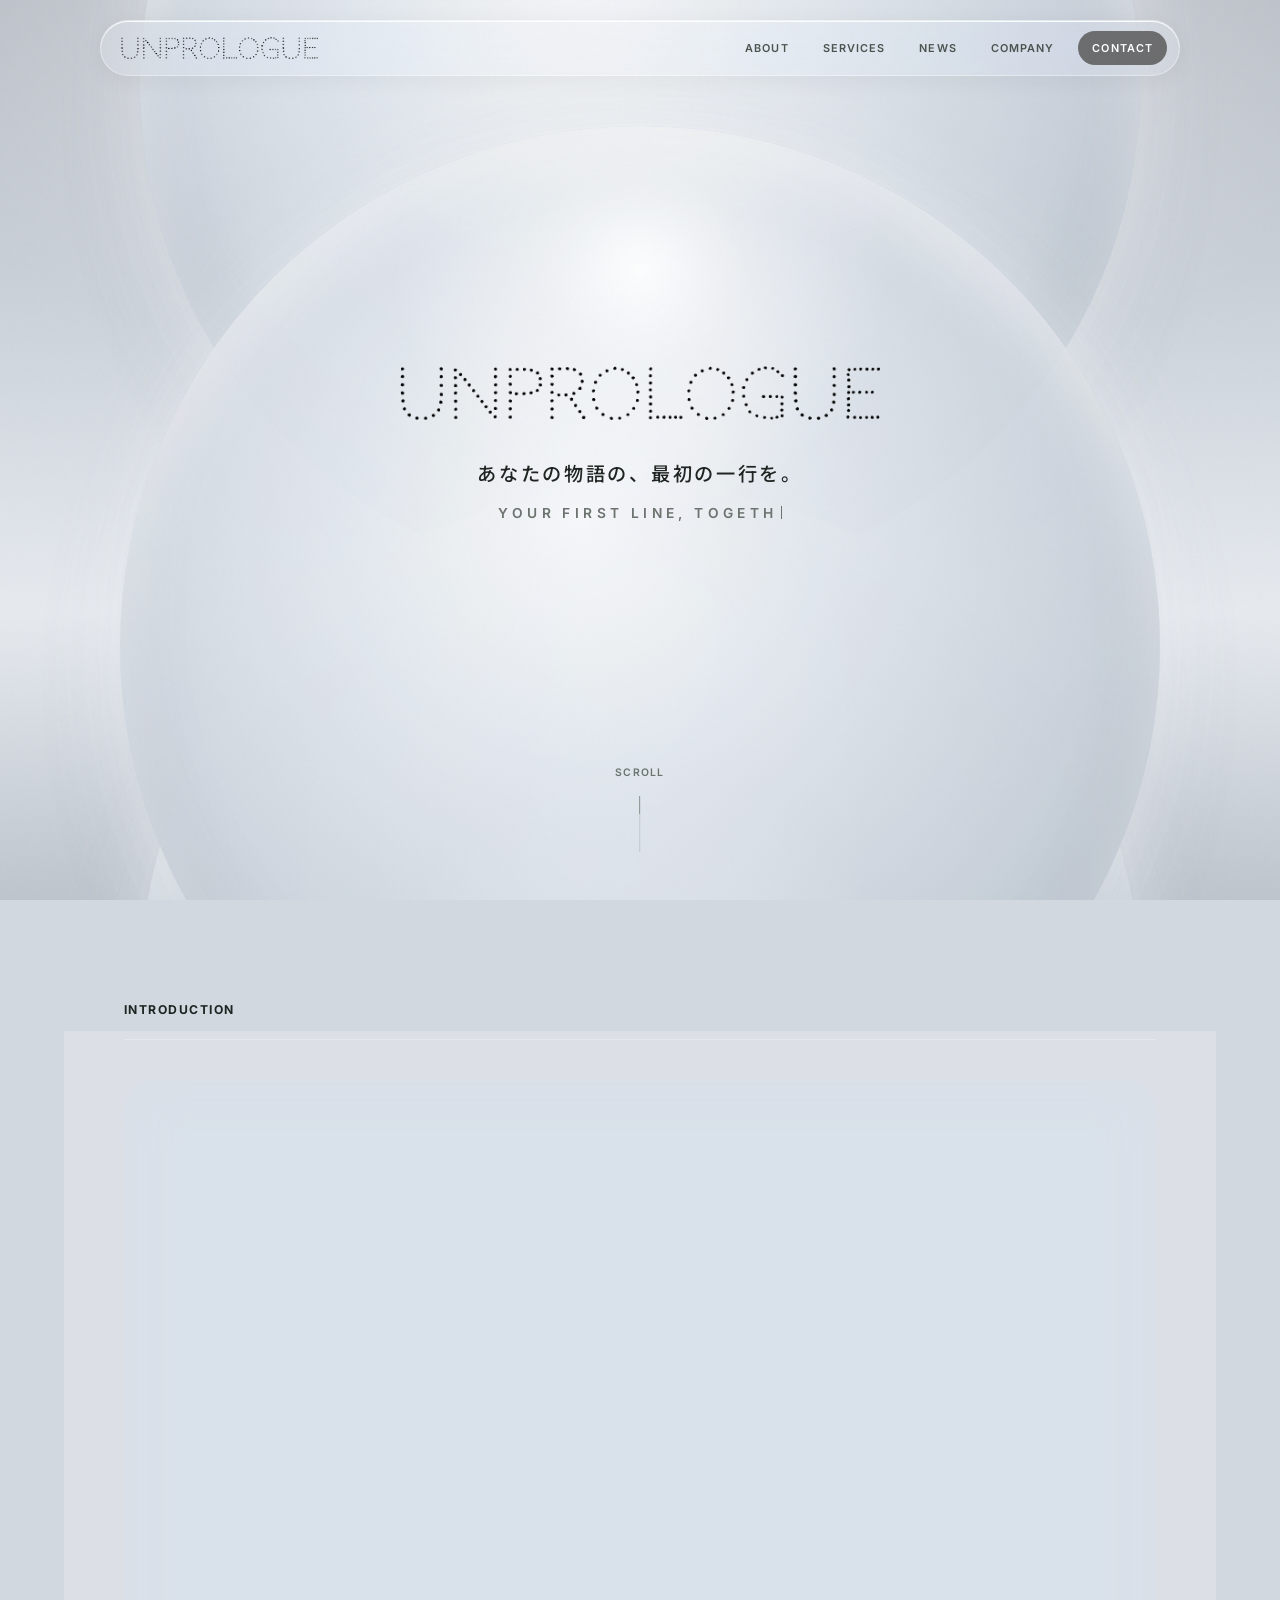
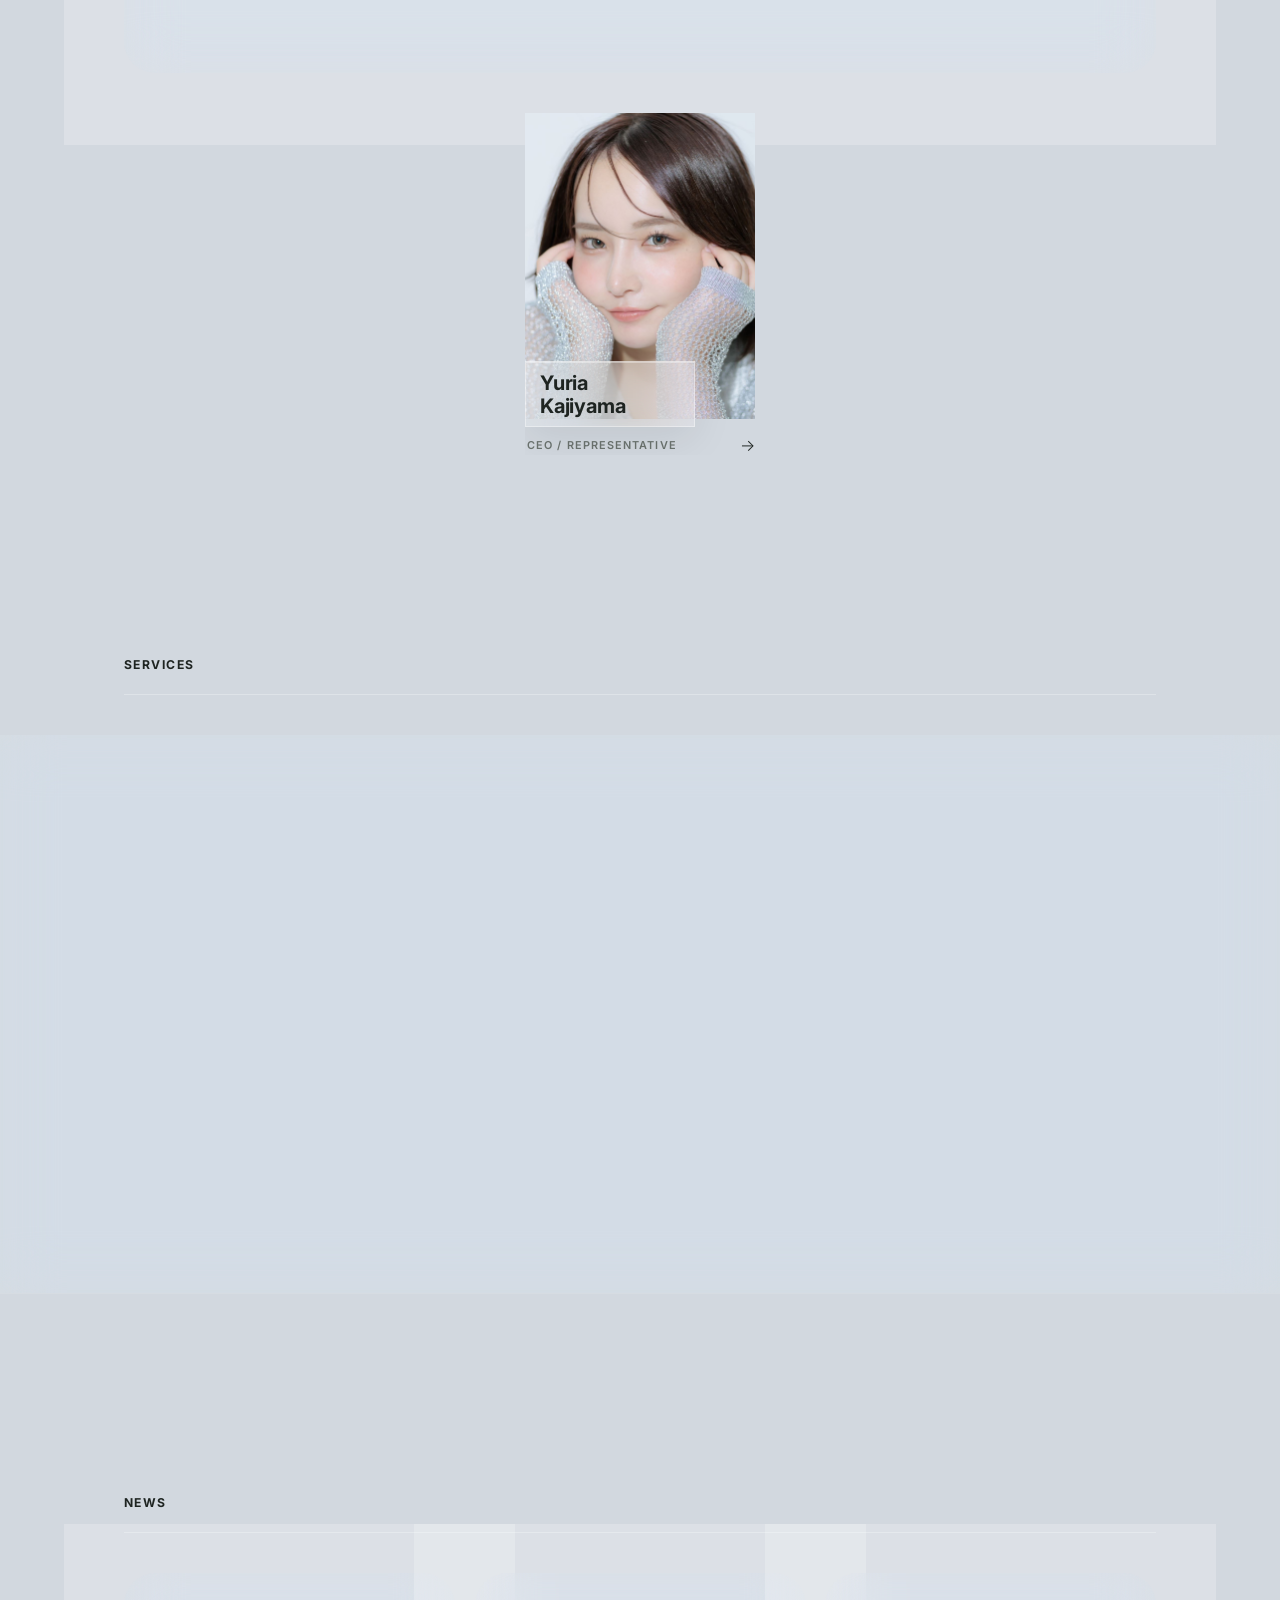
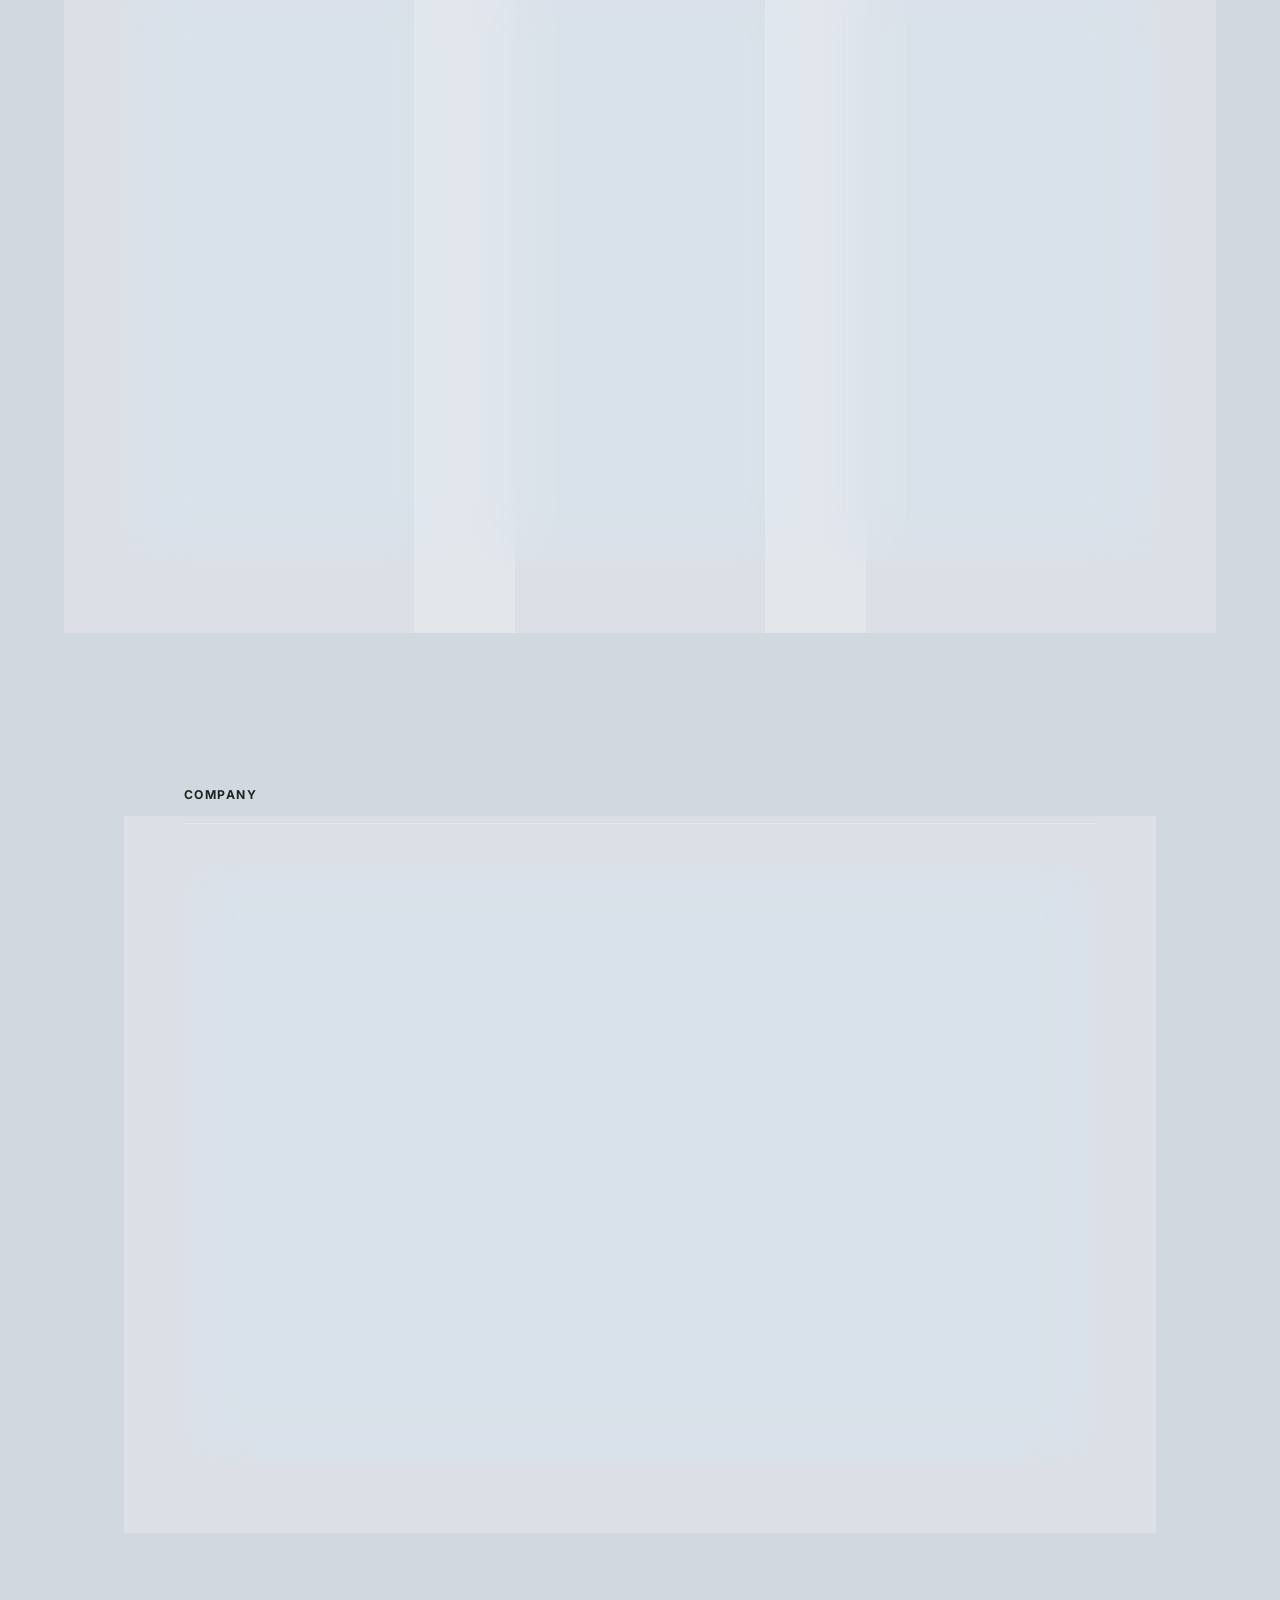
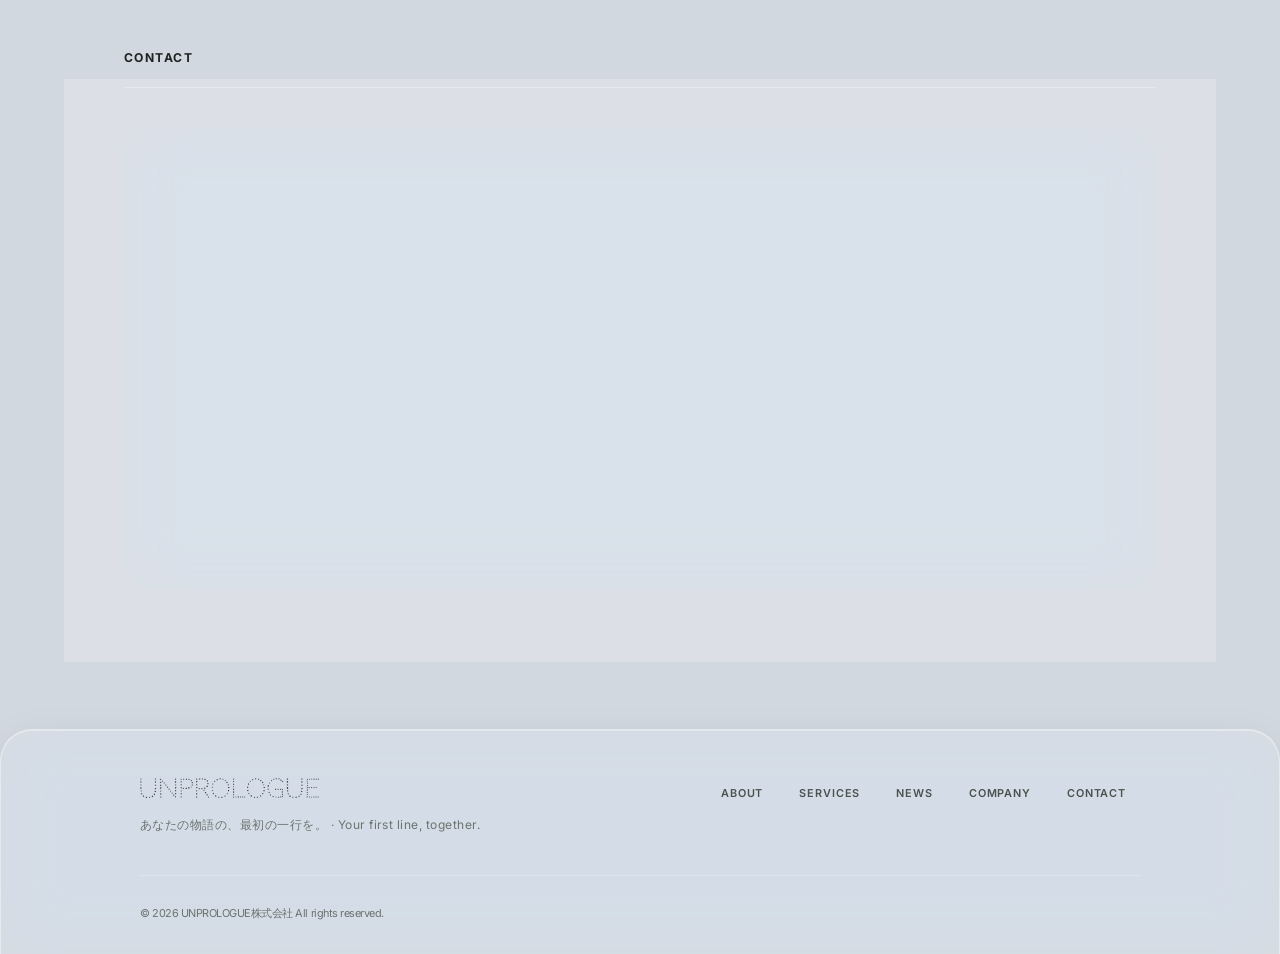
<file: index.html>
<!DOCTYPE html>
<html lang="ja">
<head>
  <meta charset="UTF-8">
  <meta name="viewport" content="width=device-width, initial-scale=1.0">
  <meta name="description" content="UNPROLOGUE株式会社 — あなたの物語の、最初の一行を。 Your first line, together. 誰かの夢や挑戦が動き出す、その最初の一歩=プロローグを生み出す会社。">
  <link rel="canonical" href="https://unprologue.jp/">
  <meta property="og:url" content="https://unprologue.jp/">
  <meta property="og:title" content="UNPROLOGUE株式会社">
  <meta property="og:description" content="UNPROLOGUE株式会社 — あなたの物語の、最初の一行を。 Your first line, together.">
  <title>UNPROLOGUE株式会社</title>
  <link rel="preconnect" href="https://fonts.googleapis.com">
  <link rel="preconnect" href="https://fonts.gstatic.com" crossorigin>
  <link href="https://fonts.googleapis.com/css2?family=Inter:wght@300;400;500;600;700&family=Noto+Sans+JP:wght@300;400;500;600;700&display=swap" rel="stylesheet">
  <link rel="stylesheet" href="css/styles.css?v=30">
  <link rel="icon" href="/favicon.ico?v=2" sizes="any">
  <link rel="icon" href="/favicon.png?v=2" type="image/png" sizes="512x512">
  <link rel="icon" href="/favicon-32x32.png?v=2" type="image/png" sizes="32x32">
  <link rel="apple-touch-icon" href="/apple-touch-icon.png?v=2">
</head>
<body>

  <!-- Premium sphere background -->
  <div class="mesh-bg" aria-hidden="true">
    <div class="mesh-bg__orbs">
      <div class="mesh-bg__orb mesh-bg__orb--top"></div>
      <div class="mesh-bg__orb mesh-bg__orb--center"></div>
      <div class="mesh-bg__orb mesh-bg__orb--bottom"></div>
    </div>
  </div>

  <!-- Header -->
  <header class="header" id="header">
    <div class="header__pill">
      <a href="index.html" class="header__logo">
        <img src="unprologue.png" alt="UNPROLOGUE株式会社" class="header__logo-img" width="160" height="32">
      </a>
      <nav class="header__nav" id="nav">
        <a href="#about" class="header__nav-link">About</a>
        <a href="#service" class="header__nav-link">Services</a>
        <a href="#news" class="header__nav-link">News</a>
        <a href="#company" class="header__nav-link">Company</a>
        <a href="#contact" class="header__nav-link header__nav-link--cta">Contact</a>
      </nav>
      <button class="header__menu-btn" id="menuBtn" aria-label="メニューを開く">
        <span></span>
        <span></span>
        <span></span>
      </button>
    </div>
  </header>

  <!-- Hero -->
  <section class="hero" id="hero">
    <div class="hero__inner">
      <h1 class="hero__title fade-in">
        <img src="unprologue.png" alt="UNPROLOGUE株式会社" class="hero__logo" width="480" height="96">
        <p class="hero__motto" aria-label="あなたの物語の、最初の一行を。 Your first line, together.">
          <span class="hero__motto-ja" data-typing="あなたの物語の、最初の一行を。">あなたの物語の、最初の一行を。</span>
          <span class="hero__motto-en" data-typing="Your first line, together.">Your first line, together.</span>
        </p>
      </h1>
    </div>
    <a href="#about" class="hero__scroll" aria-label="Scroll down">
      <span class="hero__scroll-text">Scroll</span>
      <span class="hero__scroll-track">
        <span class="hero__scroll-indicator"></span>
      </span>
    </a>
  </section>

  <!-- About -->
  <section class="section section--about" id="about">
    <div class="container">
      <div class="section__header fade-in">
        <h2 class="section__title">Introduction</h2>
        <div class="section__rule" aria-hidden="true"></div>
      </div>
      <div class="about glass-panel fade-in">
        <div class="about__etymology">
          <div class="about__word">
            <span class="about__word-text">UN</span>
            <span class="about__word-lang">French</span>
            <span class="about__word-meaning">ひとつ</span>
          </div>
          <span class="about__plus">+</span>
          <div class="about__word">
            <span class="about__word-text">PROLOGUE</span>
            <span class="about__word-lang">English</span>
            <span class="about__word-meaning">物語のはじまり</span>
          </div>
        </div>
        <div class="about__body">
          <p class="about__motto">あなたの物語の、最初の一行を。 <span lang="en">Your first line, together.</span></p>
          <p class="about__intro">
            UN はフランス語で「ひとつ」、PROLOGUE は物語のはじまり。
          </p>
          <p class="about__lead">
            誰かの夢や挑戦が動き出す、その最初の一歩=プロローグを生み出す会社です。
          </p>
          <p class="about__desc">
            まだ始まっていない未来の物語を、日本の文化や想いとともに形にしていく。
          </p>
        </div>
      </div>

      <div class="members members--single">
        <article class="member fade-in">
          <button class="member__toggle" type="button" aria-expanded="false" aria-controls="member-yuria">
            <div class="member__visual">
              <div class="member__photo">
                <img src="IMG_8458.JPG" alt="Yuria Kajiyama" class="member__photo-img member__photo-img--yuria" width="1841" height="1228" loading="lazy">
              </div>
              <div class="member__name-block">
                <span class="member__name-line">Yuria</span>
                <span class="member__name-line">Kajiyama</span>
              </div>
            </div>
            <div class="member__footer">
              <p class="member__role">CEO / Representative</p>
              <span class="member__arrow" aria-hidden="true">→</span>
            </div>
          </button>
          <div class="member__details" id="member-yuria" aria-hidden="true">
            <div class="member__content">
              <p class="member__meta">1998.05.08 / 静岡県</p>
              <p class="member__tagline">日本文化への深い理解 × Z世代マーケティングの知見</p>
              <div class="member__bio">
                <p>4歳から茶道を続け、着物師範免許を取得。國學院大学で日本文化を学ぶ中で神社仏閣の世界に興味を持つ。</p>
                <p>伝統文化の素養に加え、Z世代マーケターとしての実績を掛け合わせた事業開発を強みとする。</p>
              </div>
              <div class="member__career">
                <h4 class="member__career-heading">Career Highlights</h4>
                <ol class="member__timeline">
                  <li class="member__timeline-item">
                    <span class="member__year">2018</span>
                    <p>Z世代向けマーケティング事業を立ち上げ</p>
                  </li>
                  <li class="member__timeline-item">
                    <span class="member__year">2019</span>
                    <p>第10回渋谷区長への政策提言 区長賞 受賞</p>
                  </li>
                  <li class="member__timeline-item">
                    <span class="member__year">2020</span>
                    <p>博報堂Z総研賞 受賞 / 静岡県袋井市観光特使 就任</p>
                  </li>
                  <li class="member__timeline-item">
                    <span class="member__year">2021</span>
                    <p>ミス國學院2021選出 / UX新潟テレビニュースキャスター</p>
                  </li>
                  <li class="member__timeline-item">
                    <span class="member__year">2022</span>
                    <p>老舗菓子メーカー入社・地上波コメンテーター開始</p>
                  </li>
                  <li class="member__timeline-item">
                    <span class="member__year">2026</span>
                    <p>UNPROLOGUE株式会社 代表取締役 / 招き猫ブランド「NEKOMANEKI」プロデューサー</p>
                  </li>
                  <li class="member__timeline-item member__timeline-item--current">
                    <span class="member__year">現在</span>
                    <p>SNS総フォロワー約8万人。招き猫と神社仏閣を起点にした事業を展開</p>
                  </li>
                </ol>
              </div>
            </div>
          </div>
        </article>

        <!-- Agatha Tachiiri (Creative Director): 非表示中。表示するには hidden を外す -->
        <article class="member fade-in" hidden>
          <button class="member__toggle" type="button" aria-expanded="false" aria-controls="member-agatha">
            <div class="member__visual">
              <div class="member__photo">
                <img src="IMG_0527-2.jpg" alt="Agatha Tachiiri" class="member__photo-img member__photo-img--agatha" width="1897" height="2529" loading="lazy">
              </div>
              <div class="member__name-block">
                <span class="member__name-line">Agatha</span>
                <span class="member__name-line">Tachiiri</span>
              </div>
            </div>
            <div class="member__footer">
              <p class="member__role">Creative Director</p>
              <span class="member__arrow" aria-hidden="true">→</span>
            </div>
          </button>
          <div class="member__details" id="member-agatha" aria-hidden="true">
            <div class="member__content">
              <p class="member__meta">2007.02.13 / Los Angeles, California</p>
              <p class="member__tagline">ブランドの物語を、体験として届けるクリエイティブディレクション</p>
              <div class="member__bio">
                <p>LA(ロサンゼルス)出身。日英バイリンガルとして海外と日本のデザイン文脈を横断し、ブランドの「プロローグ」を形にするクリエイティブを統括。</p>
                <p>日本の美意識と現代的な表現を融合させ、記憶に残るブランド体験の設計を得意とする。</p>
              </div>
              <div class="member__career">
                <h4 class="member__career-heading">Career Highlights</h4>
                <ol class="member__timeline">
                  <li class="member__timeline-item">
                    <span class="member__year">2026</span>
                    <p>上田安子服飾専門学校 入学</p>
                  </li>
                  <li class="member__timeline-item">
                    <span class="member__year">2026</span>
                    <p>招き猫ブランド「NEKOMANEKI」ディレクター</p>
                  </li>
                  <li class="member__timeline-item member__timeline-item--current">
                    <span class="member__year">現在</span>
                    <p>UNPROLOGUEのクリエイティブディレクション、ブランド戦略、ビジュアルデザインを担当</p>
                  </li>
                </ol>
              </div>
            </div>
          </div>
        </article>
      </div>
    </div>
  </section>

  <!-- Services -->
  <section class="section section--service" id="service">
    <div class="container">
      <div class="section__header fade-in">
        <h2 class="section__title">Services</h2>
        <div class="section__rule" aria-hidden="true"></div>
      </div>
    </div>

    <div class="service-panels fade-in" role="list">
      <article
        class="service-panel service-panel--nekomaneki"
        role="listitem"
      >
        <div class="service-panel__media" aria-hidden="true">
          <img src="/59fd7f55-a7c8-4864-affc-1a6823d649de.png" alt="" class="service-panel__image" width="1023" height="1537" loading="lazy">
        </div>
        <div class="service-panel__overlay">
          <p class="service-panel__eyebrow">Where Ideas Take Shape</p>
          <div class="service-panel__body">
            <h3 class="service-panel__headline">夢を叶える、招き猫。</h3>
            <p class="service-panel__desc">
              夢猫が招くのは、あなたの「夢」。<br>
              叶うその日まで、そばで引き寄せ続ける一匹です。
            </p>
            <a href="https://www.nekomaneki.jp/" class="service-panel__cta" target="_blank" rel="noopener noreferrer">EXPLORE MORE</a>
          </div>
        </div>
        <p class="service-panel__label">nekomaneki</p>
      </article>

      <article
        class="service-panel service-panel--kaishaneko"
        role="listitem"
      >
        <div class="service-panel__media" aria-hidden="true">
          <img src="/kaishaneko-panel.png" alt="" class="service-panel__image" width="1122" height="1402" loading="lazy">
        </div>
        <div class="service-panel__overlay">
          <p class="service-panel__eyebrow">九谷焼 × 招き猫</p>
          <div class="service-panel__body">
            <h3 class="service-panel__headline">福とご縁を、<br>会社へ。</h3>
            <p class="service-panel__desc">
              100年以上にわたり伝統工芸・九谷焼の素地製造を続けてきた宮創製陶所の技で叶える、
              唯一無二のカスタム招き猫。
            </p>
            <a href="https://kaishaneko.net" class="service-panel__cta" target="_blank" rel="noopener noreferrer">EXPLORE MORE</a>
          </div>
        </div>
        <p class="service-panel__label">kaishaneko</p>
      </article>

      <article
        class="service-panel service-panel--nprologue"
        role="listitem"
      >
        <div class="service-panel__media" aria-hidden="true">
          <img src="/bd3b6944-0a7e-4b90-8b64-bfa42ae6a4dd.png" alt="" class="service-panel__image" width="1122" height="1402" loading="lazy">
        </div>
        <div class="service-panel__overlay">
          <p class="service-panel__eyebrow">Where Form and Function Unite</p>
          <div class="service-panel__body">
            <h3 class="service-panel__headline">Webサイト制作</h3>
            <p class="service-panel__desc">
              企業サイト、採用サイト、LPまで。コンテンツ構成・導線設計からデザインまで対応します。<br>
              インバウンドと海外発信に強い、ブランドWeb制作スタジオ。
            </p>
            <a href="https://www.nprologue.net/" class="service-panel__cta" target="_blank" rel="noopener noreferrer">EXPLORE MORE</a>
          </div>
        </div>
        <p class="service-panel__label">n.prologue</p>
      </article>

      <article
        class="service-panel service-panel--consultation"
        role="listitem"
      >
        <div class="service-panel__media" aria-hidden="true">
          <img src="/8ac5cac1-fd7f-46a0-bc99-7b17e9017547.png" alt="" class="service-panel__image" width="941" height="1672" loading="lazy">
        </div>
        <div class="service-panel__overlay">
          <p class="service-panel__eyebrow">伝統工芸コンサルティング</p>
          <div class="service-panel__body">
            <h3 class="service-panel__headline">つくるから、<br>届くまで。</h3>
            <p class="service-panel__desc">
              産地・つくり手と伴走し、ものづくりから発信・販路拡大まで一気通貫で支援します。<br>
              伝統の技を現代のニーズに合わせ、届ける形へ。更新の最初の一歩を、私たちがつくります。
            </p>
          </div>
        </div>
        <p class="service-panel__label">consultation</p>
      </article>
    </div>
  </section>

  <!-- News -->
  <section class="section section--news" id="news">
    <div class="container">
      <div class="section__header fade-in">
        <h2 class="section__title">News</h2>
        <div class="section__rule" aria-hidden="true"></div>
      </div>
      <div class="articles fade-in">
        <div class="articles__grid">
          <a href="articles/nekomaneki-launch.html" class="article-card">
            <div class="article-card__thumb">
              <img src="59fd7f55-a7c8-4864-affc-1a6823d649de.png" alt="NEKOMANEKI「夢猫(ゆめねこ)」" class="article-card__img" width="1023" height="1537">
            </div>
            <p class="article-card__meta">2026.08.28 · Press Release</p>
            <p class="article-card__title">28歳プロデューサー×19歳服飾学生が生んだ招き猫ブランド「NEKOMANEKI」公式サイトオープン</p>
          </a>
          <a href="articles/n-prologue-launch.html" class="article-card">
            <div class="article-card__thumb">
              <img src="WEB%20DESIGN%20STUDIO-2.png" alt="N.PROLOGUE bilingual web design studio" class="article-card__img" width="1280" height="720">
            </div>
            <p class="article-card__meta">2026.06.25 · Press Release</p>
            <p class="article-card__title">インバウンド・海外向けに強いバイリンガルWeb制作スタジオ「N.PROLOGUE」を始動</p>
          </a>
          <a href="articles/corporate-site-launch.html" class="article-card">
            <div class="article-card__thumb article-card__thumb--logo">
              <img src="unprologue.png" alt="UNPROLOGUE株式会社 corporate website" class="article-card__img article-card__img--logo" width="527" height="59">
            </div>
            <p class="article-card__meta">2026.06.15 · Announcement</p>
            <p class="article-card__title">UNPROLOGUE株式会社のコーポレートサイトを公開</p>
          </a>
        </div>
      </div>
    </div>
  </section>

  <!-- Company Info -->
  <section class="section section--company" id="company">
    <div class="container container--editorial">
      <div class="section__header fade-in">
        <h2 class="section__title">Company</h2>
        <div class="section__rule" aria-hidden="true"></div>
      </div>
      <div class="company-summary fade-in">
        <dl class="company-summary__grid">
          <div class="company-summary__row">
            <dt>Company Name</dt>
            <dd>UNPROLOGUE株式会社</dd>
          </div>
          <div class="company-summary__row">
            <dt>Headquarters</dt>
            <dd>〒150-0021 東京都渋谷区恵比寿西二丁目8番4号 EX恵比寿西ビル5階</dd>
          </div>
          <div class="company-summary__row">
            <dt>Founded</dt>
            <dd>2026年4月21日</dd>
          </div>
          <div class="company-summary__row">
            <dt>Representative</dt>
            <dd>代表取締役 梶山 悠莉彩</dd>
          </div>
          <div class="company-summary__row">
            <dt>Business</dt>
            <dd>
              NEKOMANEKI運営<br>
              会社猫・企業コラボ企画<br>
              Web制作（N.PROLOGUE）<br>
              神社仏閣・伝統工芸コンサルティング
            </dd>
          </div>
        </dl>
      </div>
    </div>
  </section>

  <!-- Contact -->
  <section class="section section--contact" id="contact">
    <div class="container">
      <div class="section__header fade-in">
        <h2 class="section__title">Contact</h2>
        <div class="section__rule" aria-hidden="true"></div>
      </div>
      <div class="contact glass-panel fade-in">
        <div class="contact__orb-wrap" aria-hidden="true">
          <div class="contact__orb"></div>
        </div>
        <div class="contact__content">
          <p class="contact__eyebrow">Get in touch</p>
          <a href="mailto:hello@unprologue.jp" class="contact__email">hello@unprologue.jp</a>
          <a href="mailto:hello@unprologue.jp" class="btn btn--primary btn--large contact__btn">
            <span>お問い合わせする</span>
            <span class="contact__btn-arrow" aria-hidden="true">→</span>
          </a>
        </div>
      </div>
    </div>
  </section>

  <!-- Footer -->
  <footer class="footer glass-panel glass-panel--footer">
    <div class="container">
      <div class="footer__inner">
        <div class="footer__brand">
          <a href="index.html" class="footer__logo">
            <img src="unprologue.png" alt="UNPROLOGUE株式会社" class="footer__logo-img" width="140" height="28">
          </a>
          <p class="footer__tagline">あなたの物語の、最初の一行を。 · Your first line, together.</p>
        </div>
        <nav class="footer__nav">
          <a href="#about">About</a>
          <a href="#service">Services</a>
          <a href="#news">News</a>
          <a href="#company">Company</a>
          <a href="#contact">Contact</a>
        </nav>
      </div>
      <div class="footer__bottom">
        <p class="footer__copy">&copy; 2026 UNPROLOGUE株式会社 All rights reserved.</p>
      </div>
    </div>
  </footer>

  <!-- Back to Top -->
  <button class="back-to-top" id="backToTop" aria-label="ページトップへ">
    <svg viewBox="0 0 24 24" fill="none" xmlns="http://www.w3.org/2000/svg">
      <path d="M12 19V5M5 12l7-7 7 7" stroke="currentColor" stroke-width="2" stroke-linecap="round" stroke-linejoin="round"/>
    </svg>
    <span>ページトップへ</span>
  </button>

  <script src="js/main.js?v=5"></script>
</body>
</html>
</file>
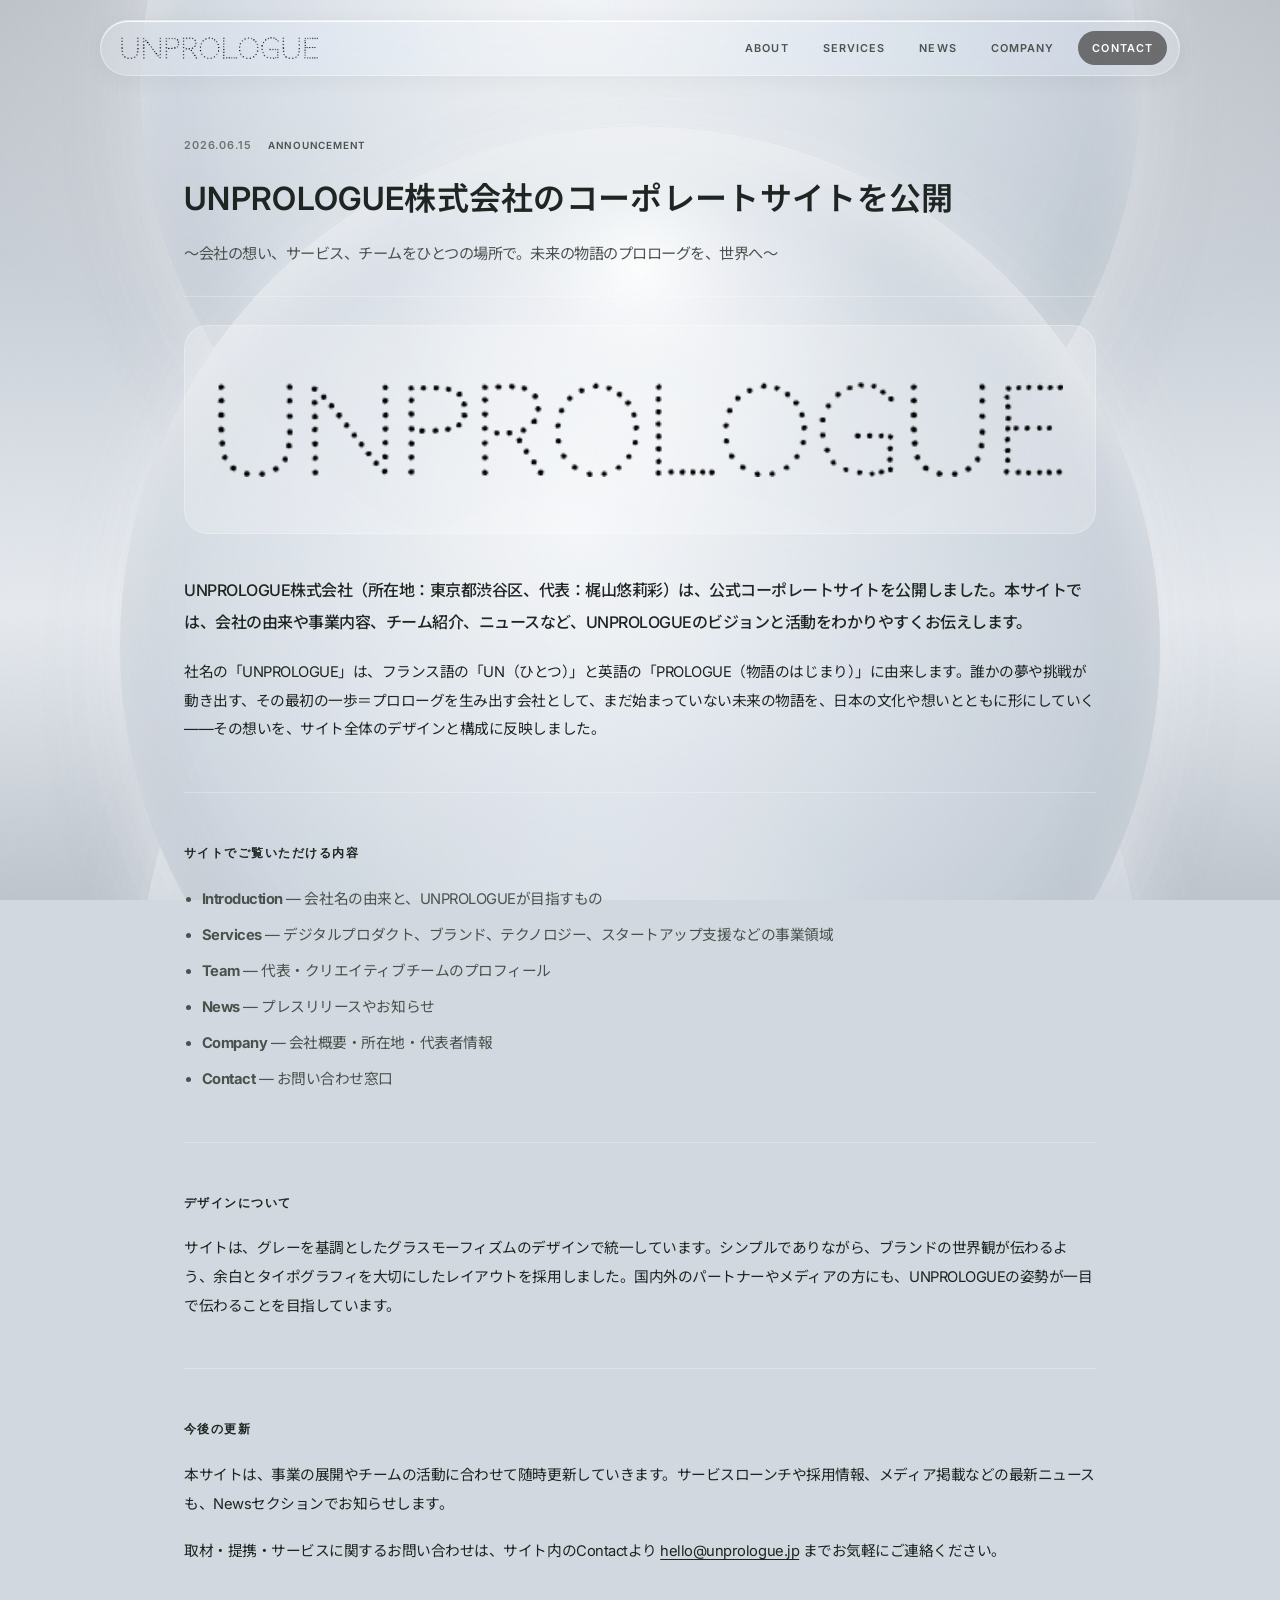
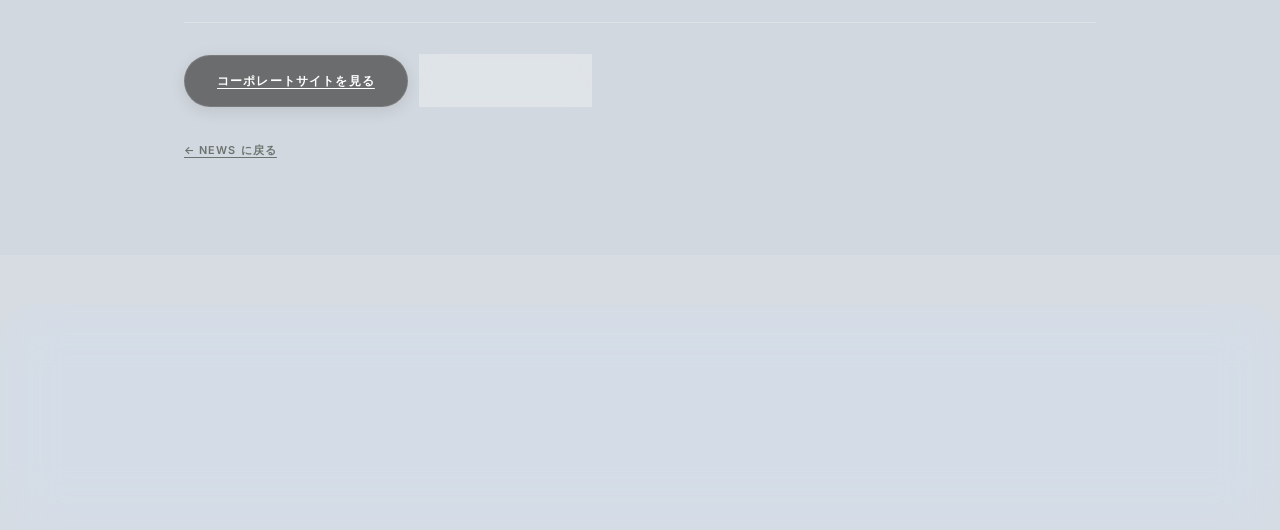
<file: articles/corporate-site-launch.html>
<!DOCTYPE html>
<html lang="ja">
<head>
  <meta charset="UTF-8">
  <meta name="viewport" content="width=device-width, initial-scale=1.0">
  <meta name="description" content="UNPROLOGUE株式会社のコーポレートサイトを公開 — 会社概要、サービス、チーム情報などを掲載">
  <link rel="canonical" href="https://unprologue.jp/articles/corporate-site-launch.html">
  <meta property="og:url" content="https://unprologue.jp/articles/corporate-site-launch.html">
  <meta property="og:title" content="Corporate Site Launch | UNPROLOGUE株式会社">
  <meta property="og:description" content="UNPROLOGUE株式会社の公式コーポレートサイトを公開しました。">
  <meta property="og:image" content="https://unprologue.jp/unprologue.png">
  <title>Corporate Site Launch | UNPROLOGUE株式会社</title>
  <link rel="preconnect" href="https://fonts.googleapis.com">
  <link rel="preconnect" href="https://fonts.gstatic.com" crossorigin>
  <link href="https://fonts.googleapis.com/css2?family=Inter:wght@300;400;500;600;700&family=Noto+Sans+JP:wght@300;400;500;600;700&display=swap" rel="stylesheet">
  <link rel="stylesheet" href="../css/styles.css?v=19">
  <link rel="icon" href="/favicon.ico?v=2" sizes="any">
  <link rel="icon" href="/favicon.png?v=2" type="image/png" sizes="512x512">
  <link rel="icon" href="/favicon-32x32.png?v=2" type="image/png" sizes="32x32">
  <link rel="apple-touch-icon" href="/apple-touch-icon.png?v=2">
</head>
<body>

  <div class="mesh-bg" aria-hidden="true">
    <div class="mesh-bg__orbs">
      <div class="mesh-bg__orb mesh-bg__orb--top"></div>
      <div class="mesh-bg__orb mesh-bg__orb--center"></div>
      <div class="mesh-bg__orb mesh-bg__orb--bottom"></div>
    </div>
  </div>

  <header class="header" id="header">
    <div class="header__pill">
      <a href="../index.html" class="header__logo">
        <img src="../unprologue.png" alt="UNPROLOGUE株式会社" class="header__logo-img" width="160" height="32">
      </a>
      <nav class="header__nav" id="nav">
        <a href="../index.html#about" class="header__nav-link">About</a>
        <a href="../index.html#service" class="header__nav-link">Services</a>
        <a href="../index.html#news" class="header__nav-link">News</a>
        <a href="../index.html#company" class="header__nav-link">Company</a>
        <a href="../index.html#contact" class="header__nav-link header__nav-link--cta">Contact</a>
      </nav>
      <button class="header__menu-btn" id="menuBtn" aria-label="メニューを開く">
        <span></span>
        <span></span>
        <span></span>
      </button>
    </div>
  </header>

  <main class="article-page">
    <div class="container container--editorial">
      <article class="article-post fade-in">
        <header class="article-post__header">
          <p class="article-post__meta">
            <time datetime="2026-06-15">2026.06.15</time>
            <span class="article-post__tag">Announcement</span>
          </p>
          <h1 class="article-post__title">
            UNPROLOGUE株式会社のコーポレートサイトを公開
          </h1>
          <p class="article-post__subtitle">
            〜会社の想い、サービス、チームをひとつの場所で。未来の物語のプロローグを、世界へ〜
          </p>
          <div class="article-post__rule" aria-hidden="true"></div>
          <div class="article-post__hero article-post__hero--logo">
            <img src="../unprologue.png" alt="UNPROLOGUE株式会社" class="article-post__hero-img article-post__hero-img--logo" width="527" height="59">
          </div>
        </header>

        <div class="article-post__body">
          <p class="article-post__lead">
            UNPROLOGUE株式会社（所在地：東京都渋谷区、代表：梶山悠莉彩）は、公式コーポレートサイトを公開しました。本サイトでは、会社の由来や事業内容、チーム紹介、ニュースなど、UNPROLOGUEのビジョンと活動をわかりやすくお伝えします。
          </p>

          <p>
            社名の「UNPROLOGUE」は、フランス語の「UN（ひとつ）」と英語の「PROLOGUE（物語のはじまり）」に由来します。誰かの夢や挑戦が動き出す、その最初の一歩＝プロローグを生み出す会社として、まだ始まっていない未来の物語を、日本の文化や想いとともに形にしていく——その想いを、サイト全体のデザインと構成に反映しました。
          </p>

          <section class="article-post__section">
            <h2 class="article-post__heading">サイトでご覧いただける内容</h2>
            <ul class="article-post__list">
              <li><strong>Introduction</strong> — 会社名の由来と、UNPROLOGUEが目指すもの</li>
              <li><strong>Services</strong> — デジタルプロダクト、ブランド、テクノロジー、スタートアップ支援などの事業領域</li>
              <li><strong>Team</strong> — 代表・クリエイティブチームのプロフィール</li>
              <li><strong>News</strong> — プレスリリースやお知らせ</li>
              <li><strong>Company</strong> — 会社概要・所在地・代表者情報</li>
              <li><strong>Contact</strong> — お問い合わせ窓口</li>
            </ul>
          </section>

          <section class="article-post__section">
            <h2 class="article-post__heading">デザインについて</h2>
            <p>
              サイトは、グレーを基調としたグラスモーフィズムのデザインで統一しています。シンプルでありながら、ブランドの世界観が伝わるよう、余白とタイポグラフィを大切にしたレイアウトを採用しました。国内外のパートナーやメディアの方にも、UNPROLOGUEの姿勢が一目で伝わることを目指しています。
            </p>
          </section>

          <section class="article-post__section">
            <h2 class="article-post__heading">今後の更新</h2>
            <p>
              本サイトは、事業の展開やチームの活動に合わせて随時更新していきます。サービスローンチや採用情報、メディア掲載などの最新ニュースも、Newsセクションでお知らせします。
            </p>
            <p>
              取材・提携・サービスに関するお問い合わせは、サイト内のContactより <a href="mailto:hello@unprologue.jp">hello@unprologue.jp</a> までお気軽にご連絡ください。
            </p>
          </section>

          <footer class="article-post__footer">
            <div class="article-post__cta">
              <a href="../index.html" class="btn btn--primary">コーポレートサイトを見る</a>
              <a href="mailto:hello@unprologue.jp" class="btn btn--outline">お問い合わせする</a>
            </div>
            <a href="../index.html#news" class="article-post__back">← News に戻る</a>
          </footer>
        </div>
      </article>
    </div>
  </main>

  <footer class="footer glass-panel glass-panel--footer">
    <div class="container">
      <div class="footer__inner">
        <div class="footer__brand">
          <a href="../index.html" class="footer__logo">
            <img src="../unprologue.png" alt="UNPROLOGUE株式会社" class="footer__logo-img" width="140" height="28">
          </a>
          <p class="footer__tagline">あなたの物語の、最初の一行を。 · Your first line, together.</p>
        </div>
        <nav class="footer__nav">
          <a href="../index.html#about">About</a>
          <a href="../index.html#service">Services</a>
          <a href="../index.html#news">News</a>
          <a href="../index.html#company">Company</a>
          <a href="../index.html#contact">Contact</a>
        </nav>
      </div>
      <div class="footer__bottom">
        <p class="footer__breadcrumb">
          <a href="../index.html">UNPROLOGUE株式会社 TOP</a> &gt;
          <a href="../index.html#news">News</a> &gt;
          Corporate Site Launch
        </p>
        <p class="footer__copy">&copy; 2026 UNPROLOGUE株式会社 All rights reserved.</p>
      </div>
    </div>
  </footer>

  <button class="back-to-top" id="backToTop" aria-label="ページトップへ">
    <svg viewBox="0 0 24 24" fill="none" xmlns="http://www.w3.org/2000/svg">
      <path d="M12 19V5M5 12l7-7 7 7" stroke="currentColor" stroke-width="2" stroke-linecap="round" stroke-linejoin="round"/>
    </svg>
    <span>ページトップへ</span>
  </button>

  <script src="../js/main.js"></script>
</body>
</html>
</file>
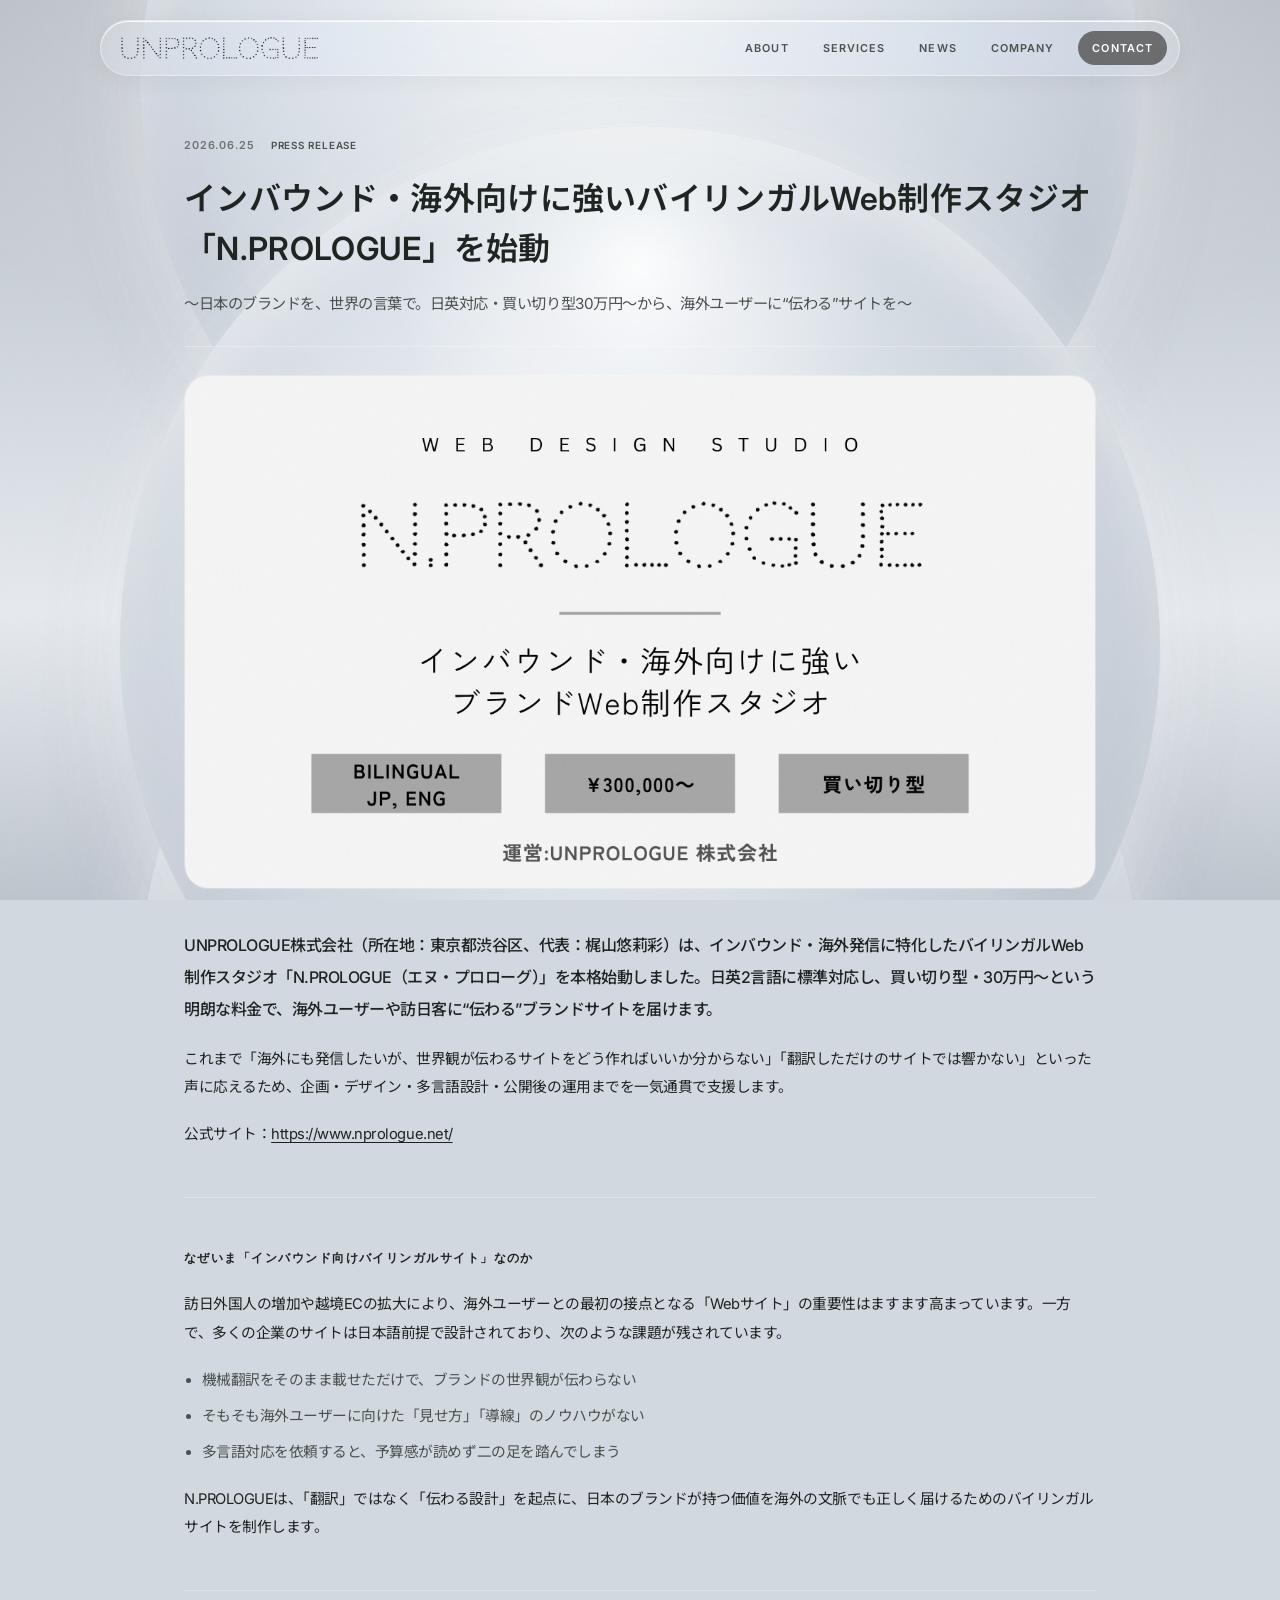
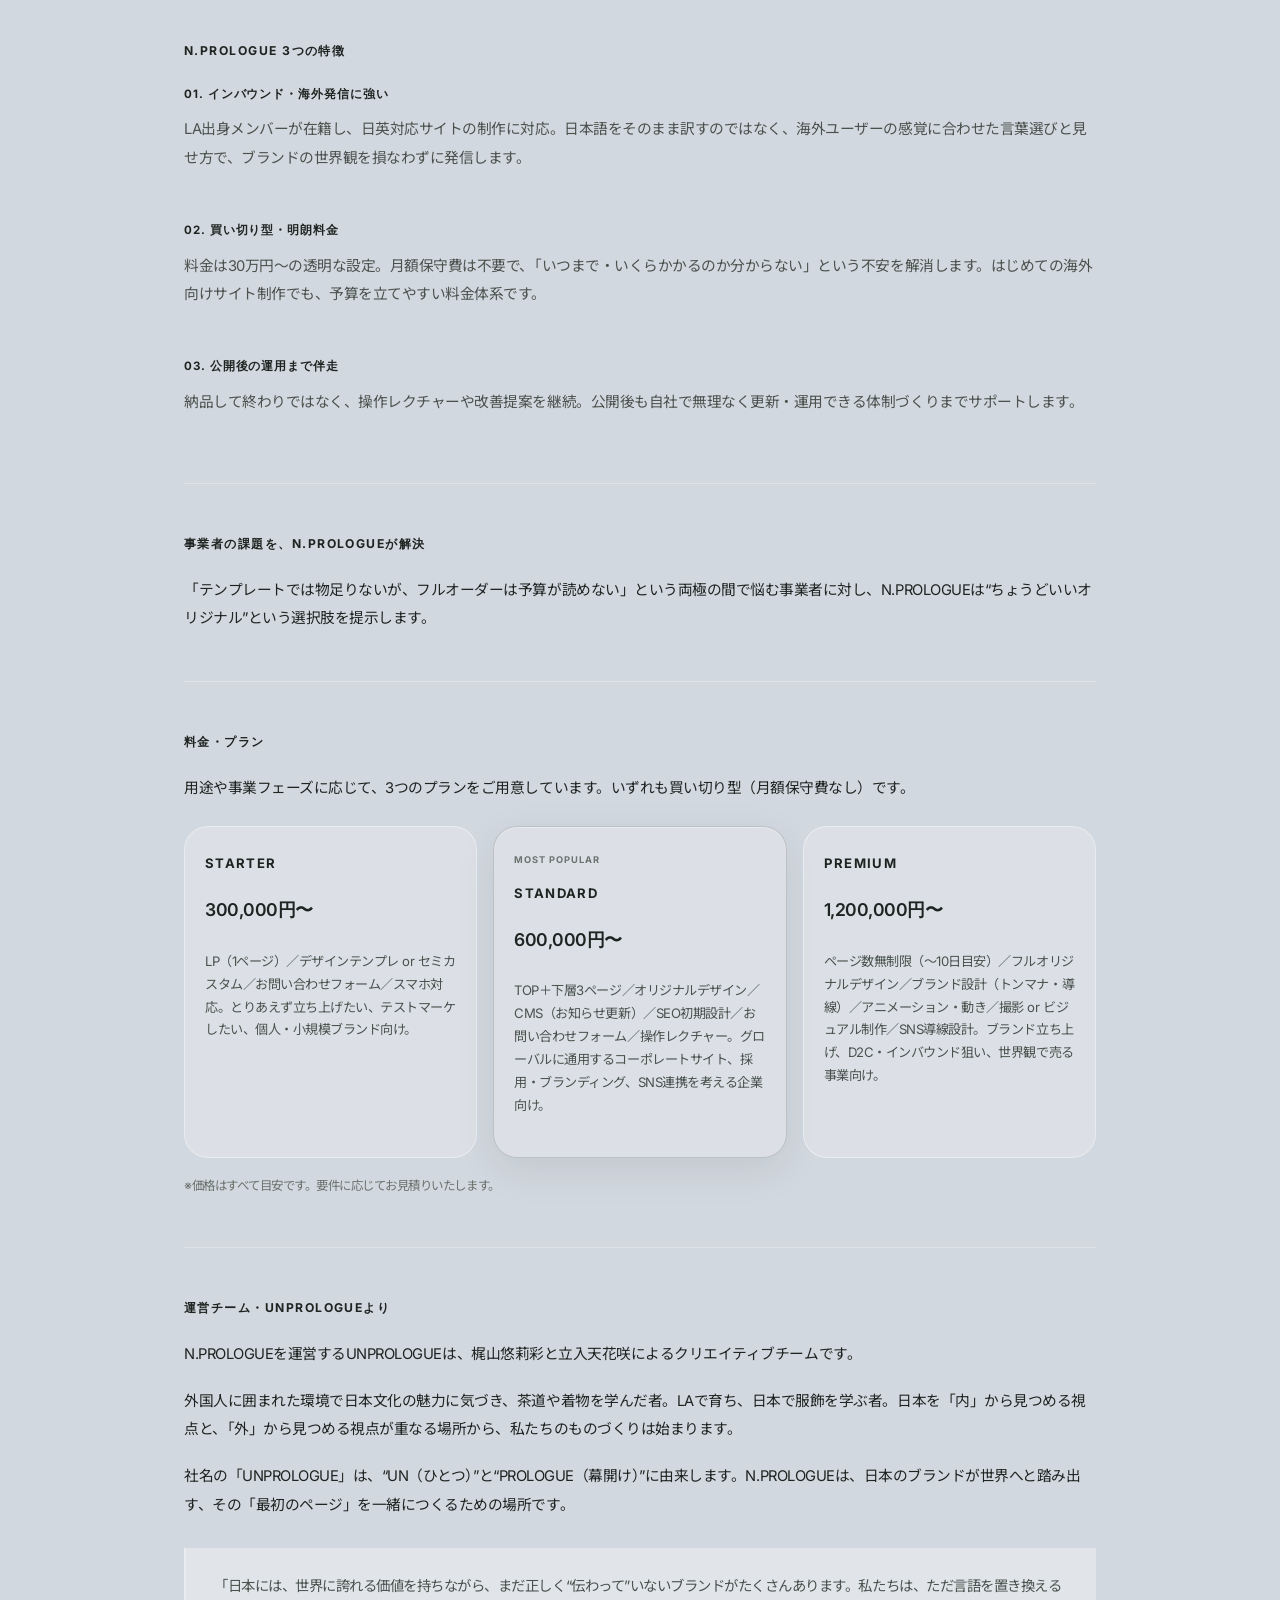
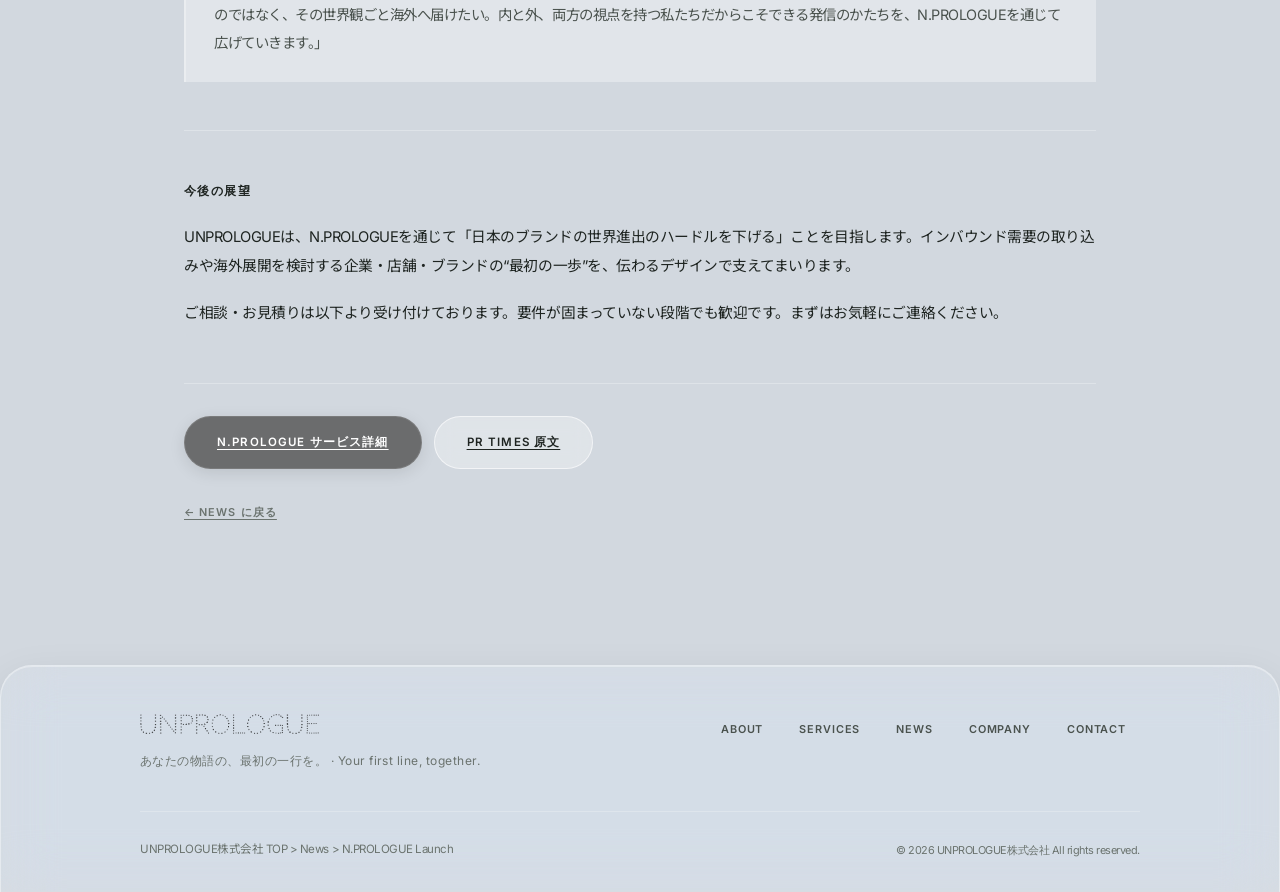
<file: articles/n-prologue-launch.html>
<!DOCTYPE html>
<html lang="ja">
<head>
  <meta charset="UTF-8">
  <meta name="viewport" content="width=device-width, initial-scale=1.0">
  <meta name="description" content="インバウンド・海外向けに強いバイリンガルWeb制作スタジオ「N.PROLOGUE」を始動 — UNPROLOGUE株式会社 プレスリリース">
  <link rel="canonical" href="https://unprologue.jp/articles/n-prologue-launch.html">
  <meta property="og:url" content="https://unprologue.jp/articles/n-prologue-launch.html">
  <meta property="og:title" content="N.PROLOGUE Launch | UNPROLOGUE株式会社">
  <meta property="og:description" content="日本のブランドを、世界の言葉で。日英対応・買い切り型30万円〜から、海外ユーザーに“伝わる”サイトを。">
  <meta property="og:image" content="https://unprologue.jp/WEB%20DESIGN%20STUDIO-2.png">
  <title>N.PROLOGUE Launch | UNPROLOGUE株式会社</title>
  <link rel="preconnect" href="https://fonts.googleapis.com">
  <link rel="preconnect" href="https://fonts.gstatic.com" crossorigin>
  <link href="https://fonts.googleapis.com/css2?family=Inter:wght@300;400;500;600;700&family=Noto+Sans+JP:wght@300;400;500;600;700&display=swap" rel="stylesheet">
  <link rel="stylesheet" href="../css/styles.css?v=19">
  <link rel="icon" href="/favicon.ico?v=2" sizes="any">
  <link rel="icon" href="/favicon.png?v=2" type="image/png" sizes="512x512">
  <link rel="icon" href="/favicon-32x32.png?v=2" type="image/png" sizes="32x32">
  <link rel="apple-touch-icon" href="/apple-touch-icon.png?v=2">
</head>
<body>

  <div class="mesh-bg" aria-hidden="true">
    <div class="mesh-bg__orbs">
      <div class="mesh-bg__orb mesh-bg__orb--top"></div>
      <div class="mesh-bg__orb mesh-bg__orb--center"></div>
      <div class="mesh-bg__orb mesh-bg__orb--bottom"></div>
    </div>
  </div>

  <header class="header" id="header">
    <div class="header__pill">
      <a href="../index.html" class="header__logo">
        <img src="../unprologue.png" alt="UNPROLOGUE株式会社" class="header__logo-img" width="160" height="32">
      </a>
      <nav class="header__nav" id="nav">
        <a href="../index.html#about" class="header__nav-link">About</a>
        <a href="../index.html#service" class="header__nav-link">Services</a>
        <a href="../index.html#news" class="header__nav-link">News</a>
        <a href="../index.html#company" class="header__nav-link">Company</a>
        <a href="../index.html#contact" class="header__nav-link header__nav-link--cta">Contact</a>
      </nav>
      <button class="header__menu-btn" id="menuBtn" aria-label="メニューを開く">
        <span></span>
        <span></span>
        <span></span>
      </button>
    </div>
  </header>

  <main class="article-page">
    <div class="container container--editorial">
      <article class="article-post fade-in">
        <header class="article-post__header">
          <p class="article-post__meta">
            <time datetime="2026-06-25">2026.06.25</time>
            <span class="article-post__tag">Press Release</span>
          </p>
          <h1 class="article-post__title">
            インバウンド・海外向けに強いバイリンガルWeb制作スタジオ「N.PROLOGUE」を始動
          </h1>
          <p class="article-post__subtitle">
            〜日本のブランドを、世界の言葉で。日英対応・買い切り型30万円〜から、海外ユーザーに“伝わる”サイトを〜
          </p>
          <div class="article-post__rule" aria-hidden="true"></div>
          <div class="article-post__hero">
            <img src="../WEB%20DESIGN%20STUDIO-2.png" alt="N.PROLOGUE bilingual web design studio" class="article-post__hero-img" width="1280" height="720">
          </div>
        </header>

        <div class="article-post__body">
          <p class="article-post__lead">
            UNPROLOGUE株式会社（所在地：東京都渋谷区、代表：梶山悠莉彩）は、インバウンド・海外発信に特化したバイリンガルWeb制作スタジオ「N.PROLOGUE（エヌ・プロローグ）」を本格始動しました。日英2言語に標準対応し、買い切り型・30万円〜という明朗な料金で、海外ユーザーや訪日客に“伝わる”ブランドサイトを届けます。
          </p>

          <p>
            これまで「海外にも発信したいが、世界観が伝わるサイトをどう作ればいいか分からない」「翻訳しただけのサイトでは響かない」といった声に応えるため、企画・デザイン・多言語設計・公開後の運用までを一気通貫で支援します。
          </p>

          <p>
            公式サイト：<a href="https://www.nprologue.net/" target="_blank" rel="noopener noreferrer">https://www.nprologue.net/</a>
          </p>

          <section class="article-post__section">
            <h2 class="article-post__heading">なぜいま「インバウンド向けバイリンガルサイト」なのか</h2>
            <p>
              訪日外国人の増加や越境ECの拡大により、海外ユーザーとの最初の接点となる「Webサイト」の重要性はますます高まっています。一方で、多くの企業のサイトは日本語前提で設計されており、次のような課題が残されています。
            </p>
            <ul class="article-post__list">
              <li>機械翻訳をそのまま載せただけで、ブランドの世界観が伝わらない</li>
              <li>そもそも海外ユーザーに向けた「見せ方」「導線」のノウハウがない</li>
              <li>多言語対応を依頼すると、予算感が読めず二の足を踏んでしまう</li>
            </ul>
            <p>
              N.PROLOGUEは、「翻訳」ではなく「伝わる設計」を起点に、日本のブランドが持つ価値を海外の文脈でも正しく届けるためのバイリンガルサイトを制作します。
            </p>
          </section>

          <section class="article-post__section">
            <h2 class="article-post__heading">N.PROLOGUE 3つの特徴</h2>
            <div class="article-post__features">
              <div class="article-post__feature">
                <h3 class="article-post__feature-title">01. インバウンド・海外発信に強い</h3>
                <p>LA出身メンバーが在籍し、日英対応サイトの制作に対応。日本語をそのまま訳すのではなく、海外ユーザーの感覚に合わせた言葉選びと見せ方で、ブランドの世界観を損なわずに発信します。</p>
              </div>
              <div class="article-post__feature">
                <h3 class="article-post__feature-title">02. 買い切り型・明朗料金</h3>
                <p>料金は30万円〜の透明な設定。月額保守費は不要で、「いつまで・いくらかかるのか分からない」という不安を解消します。はじめての海外向けサイト制作でも、予算を立てやすい料金体系です。</p>
              </div>
              <div class="article-post__feature">
                <h3 class="article-post__feature-title">03. 公開後の運用まで伴走</h3>
                <p>納品して終わりではなく、操作レクチャーや改善提案を継続。公開後も自社で無理なく更新・運用できる体制づくりまでサポートします。</p>
              </div>
            </div>
          </section>

          <section class="article-post__section">
            <h2 class="article-post__heading">事業者の課題を、N.PROLOGUEが解決</h2>
            <p>
              「テンプレートでは物足りないが、フルオーダーは予算が読めない」という両極の間で悩む事業者に対し、N.PROLOGUEは“ちょうどいいオリジナル”という選択肢を提示します。
            </p>
          </section>

          <section class="article-post__section">
            <h2 class="article-post__heading">料金・プラン</h2>
            <p>用途や事業フェーズに応じて、3つのプランをご用意しています。いずれも買い切り型（月額保守費なし）です。</p>
            <div class="article-post__plans">
              <div class="article-post__plan">
                <p class="article-post__plan-name">Starter</p>
                <p class="article-post__plan-price">300,000円〜</p>
                <p class="article-post__plan-desc">LP（1ページ）／デザインテンプレ or セミカスタム／お問い合わせフォーム／スマホ対応。とりあえず立ち上げたい、テストマーケしたい、個人・小規模ブランド向け。</p>
              </div>
              <div class="article-post__plan article-post__plan--featured">
                <p class="article-post__plan-badge">Most Popular</p>
                <p class="article-post__plan-name">Standard</p>
                <p class="article-post__plan-price">600,000円〜</p>
                <p class="article-post__plan-desc">TOP＋下層3ページ／オリジナルデザイン／CMS（お知らせ更新）／SEO初期設計／お問い合わせフォーム／操作レクチャー。グローバルに通用するコーポレートサイト、採用・ブランディング、SNS連携を考える企業向け。</p>
              </div>
              <div class="article-post__plan">
                <p class="article-post__plan-name">Premium</p>
                <p class="article-post__plan-price">1,200,000円〜</p>
                <p class="article-post__plan-desc">ページ数無制限（〜10日目安）／フルオリジナルデザイン／ブランド設計（トンマナ・導線）／アニメーション・動き／撮影 or ビジュアル制作／SNS導線設計。ブランド立ち上げ、D2C・インバウンド狙い、世界観で売る事業向け。</p>
              </div>
            </div>
            <p class="article-post__note">※価格はすべて目安です。要件に応じてお見積りいたします。</p>
          </section>

          <section class="article-post__section">
            <h2 class="article-post__heading">運営チーム・UNPROLOGUEより</h2>
            <p>
              N.PROLOGUEを運営するUNPROLOGUEは、梶山悠莉彩と立入天花咲によるクリエイティブチームです。
            </p>
            <p>
              外国人に囲まれた環境で日本文化の魅力に気づき、茶道や着物を学んだ者。LAで育ち、日本で服飾を学ぶ者。日本を「内」から見つめる視点と、「外」から見つめる視点が重なる場所から、私たちのものづくりは始まります。
            </p>
            <p>
              社名の「UNPROLOGUE」は、“UN（ひとつ）”と“PROLOGUE（幕開け）”に由来します。N.PROLOGUEは、日本のブランドが世界へと踏み出す、その「最初のページ」を一緒につくるための場所です。
            </p>
            <blockquote class="article-post__quote">
              「日本には、世界に誇れる価値を持ちながら、まだ正しく“伝わって”いないブランドがたくさんあります。私たちは、ただ言語を置き換えるのではなく、その世界観ごと海外へ届けたい。内と外、両方の視点を持つ私たちだからこそできる発信のかたちを、N.PROLOGUEを通じて広げていきます。」
            </blockquote>
          </section>

          <section class="article-post__section">
            <h2 class="article-post__heading">今後の展望</h2>
            <p>
              UNPROLOGUEは、N.PROLOGUEを通じて「日本のブランドの世界進出のハードルを下げる」ことを目指します。インバウンド需要の取り込みや海外展開を検討する企業・店舗・ブランドの“最初の一歩”を、伝わるデザインで支えてまいります。
            </p>
            <p>
              ご相談・お見積りは以下より受け付けております。要件が固まっていない段階でも歓迎です。まずはお気軽にご連絡ください。
            </p>
          </section>

          <footer class="article-post__footer">
            <div class="article-post__cta">
              <a href="https://www.nprologue.net/" class="btn btn--primary" target="_blank" rel="noopener noreferrer">N.PROLOGUE サービス詳細</a>
              <a href="https://prtimes.jp/main/html/rd/p/000000002.000183785.html" class="btn btn--outline" target="_blank" rel="noopener noreferrer">PR TIMES 原文</a>
            </div>
            <a href="../index.html#news" class="article-post__back">← News に戻る</a>
          </footer>
        </div>
      </article>
    </div>
  </main>

  <footer class="footer glass-panel glass-panel--footer">
    <div class="container">
      <div class="footer__inner">
        <div class="footer__brand">
          <a href="../index.html" class="footer__logo">
            <img src="../unprologue.png" alt="UNPROLOGUE株式会社" class="footer__logo-img" width="140" height="28">
          </a>
          <p class="footer__tagline">あなたの物語の、最初の一行を。 · Your first line, together.</p>
        </div>
        <nav class="footer__nav">
          <a href="../index.html#about">About</a>
          <a href="../index.html#service">Services</a>
          <a href="../index.html#news">News</a>
          <a href="../index.html#company">Company</a>
          <a href="../index.html#contact">Contact</a>
        </nav>
      </div>
      <div class="footer__bottom">
        <p class="footer__breadcrumb">
          <a href="../index.html">UNPROLOGUE株式会社 TOP</a> &gt;
          <a href="../index.html#news">News</a> &gt;
          N.PROLOGUE Launch
        </p>
        <p class="footer__copy">&copy; 2026 UNPROLOGUE株式会社 All rights reserved.</p>
      </div>
    </div>
  </footer>

  <button class="back-to-top" id="backToTop" aria-label="ページトップへ">
    <svg viewBox="0 0 24 24" fill="none" xmlns="http://www.w3.org/2000/svg">
      <path d="M12 19V5M5 12l7-7 7 7" stroke="currentColor" stroke-width="2" stroke-linecap="round" stroke-linejoin="round"/>
    </svg>
    <span>ページトップへ</span>
  </button>

  <script src="../js/main.js"></script>
</body>
</html>
</file>
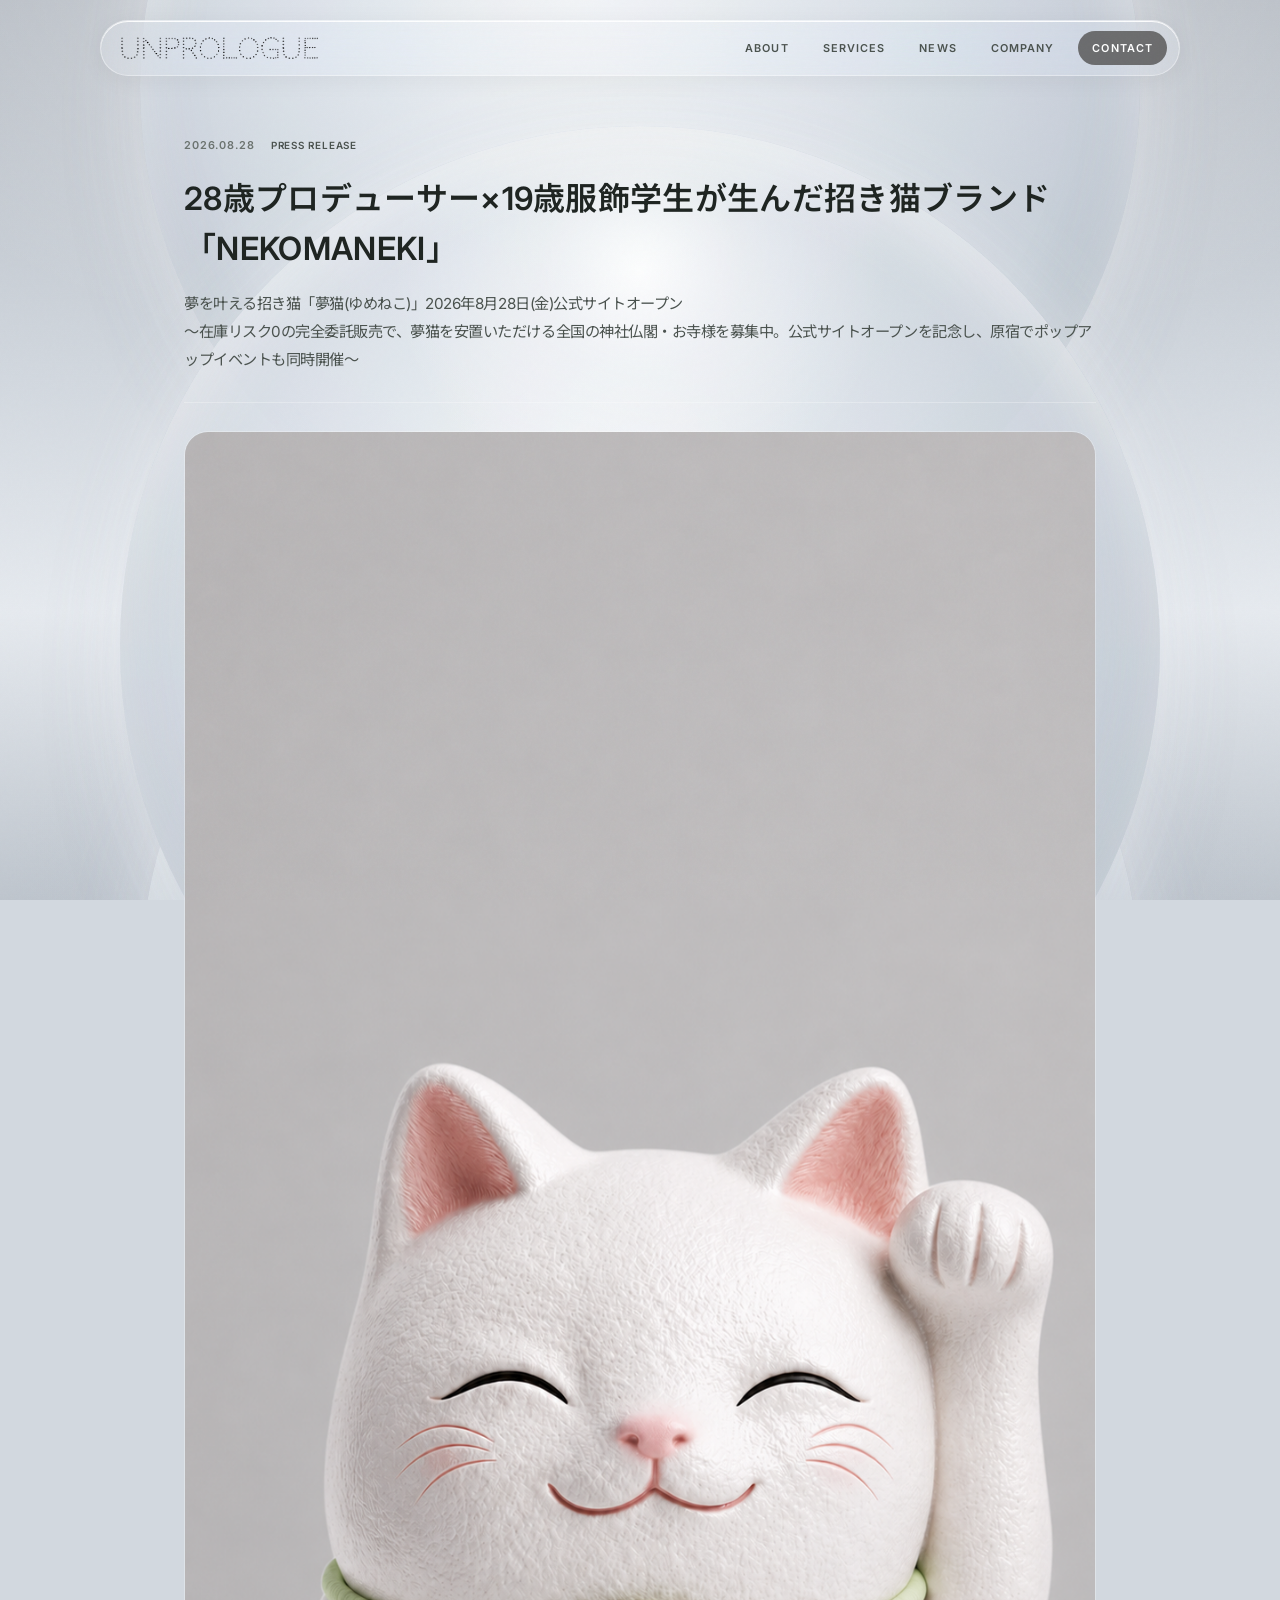
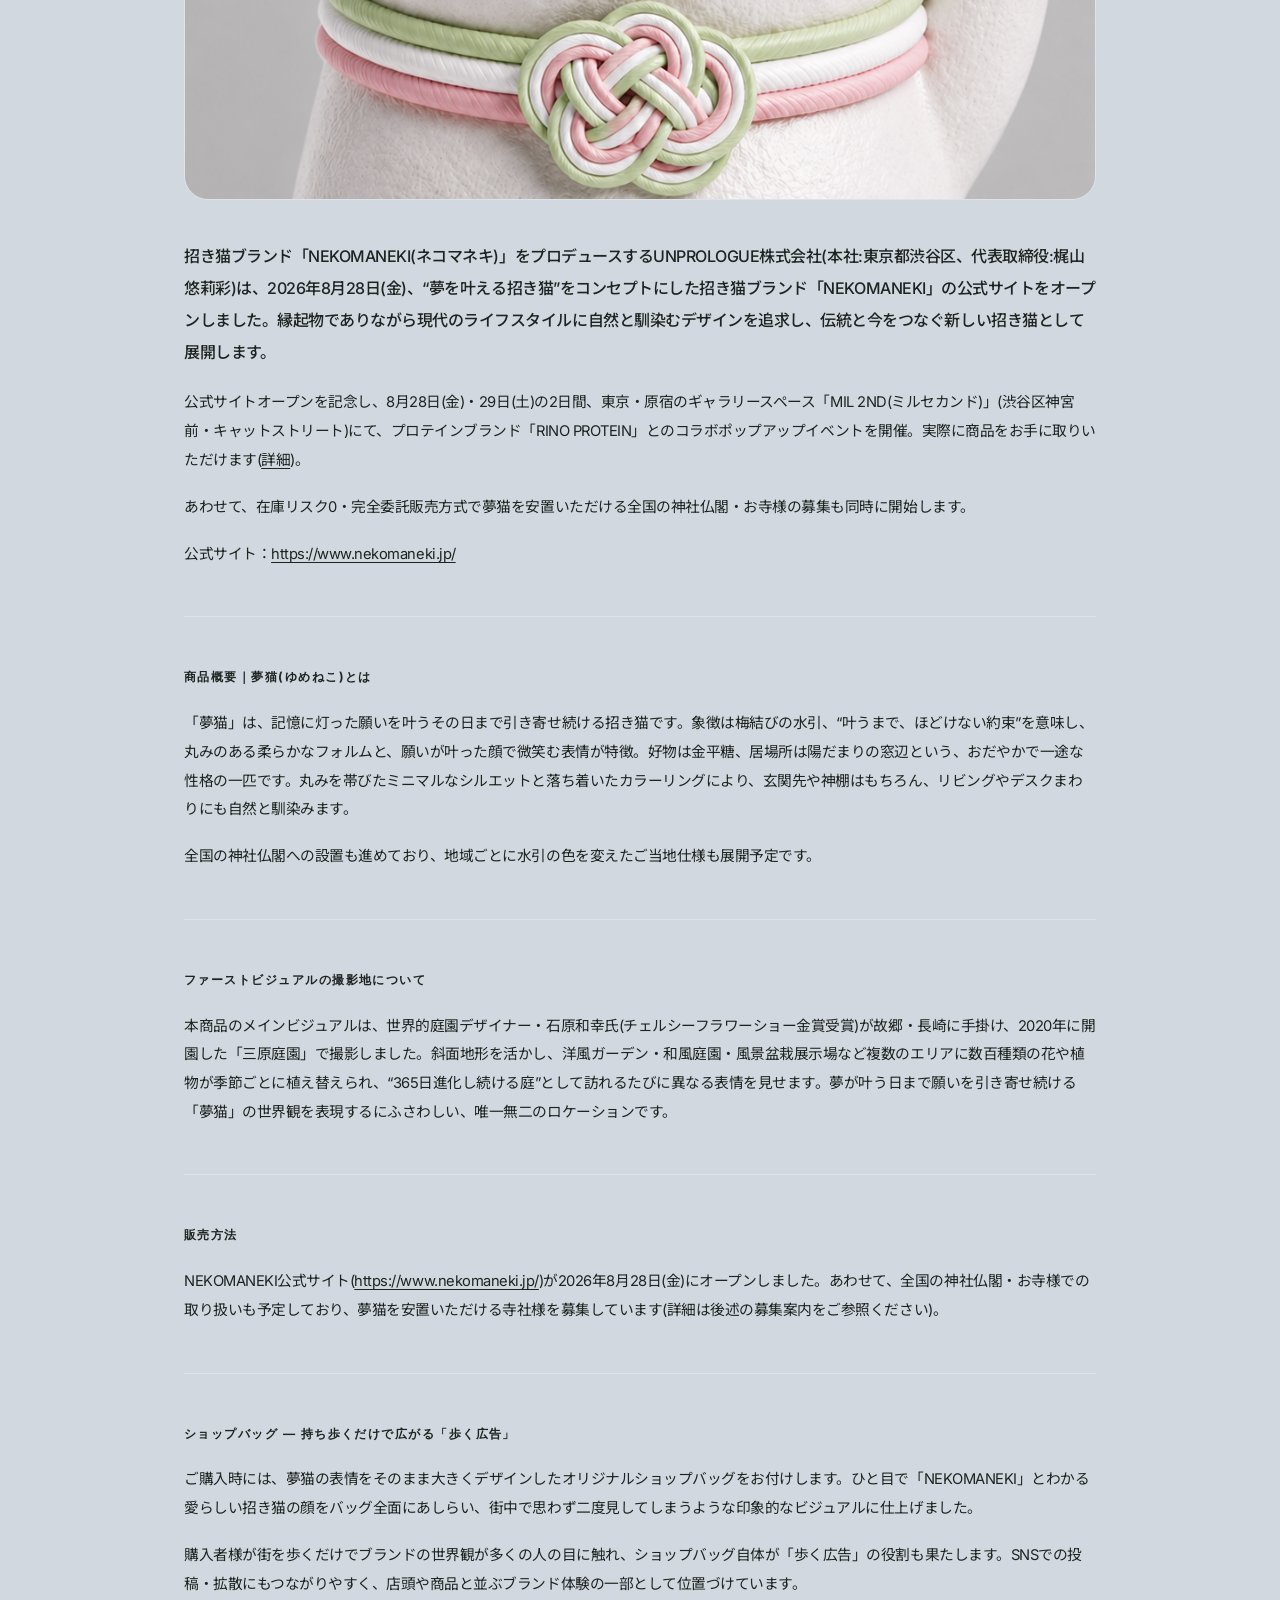
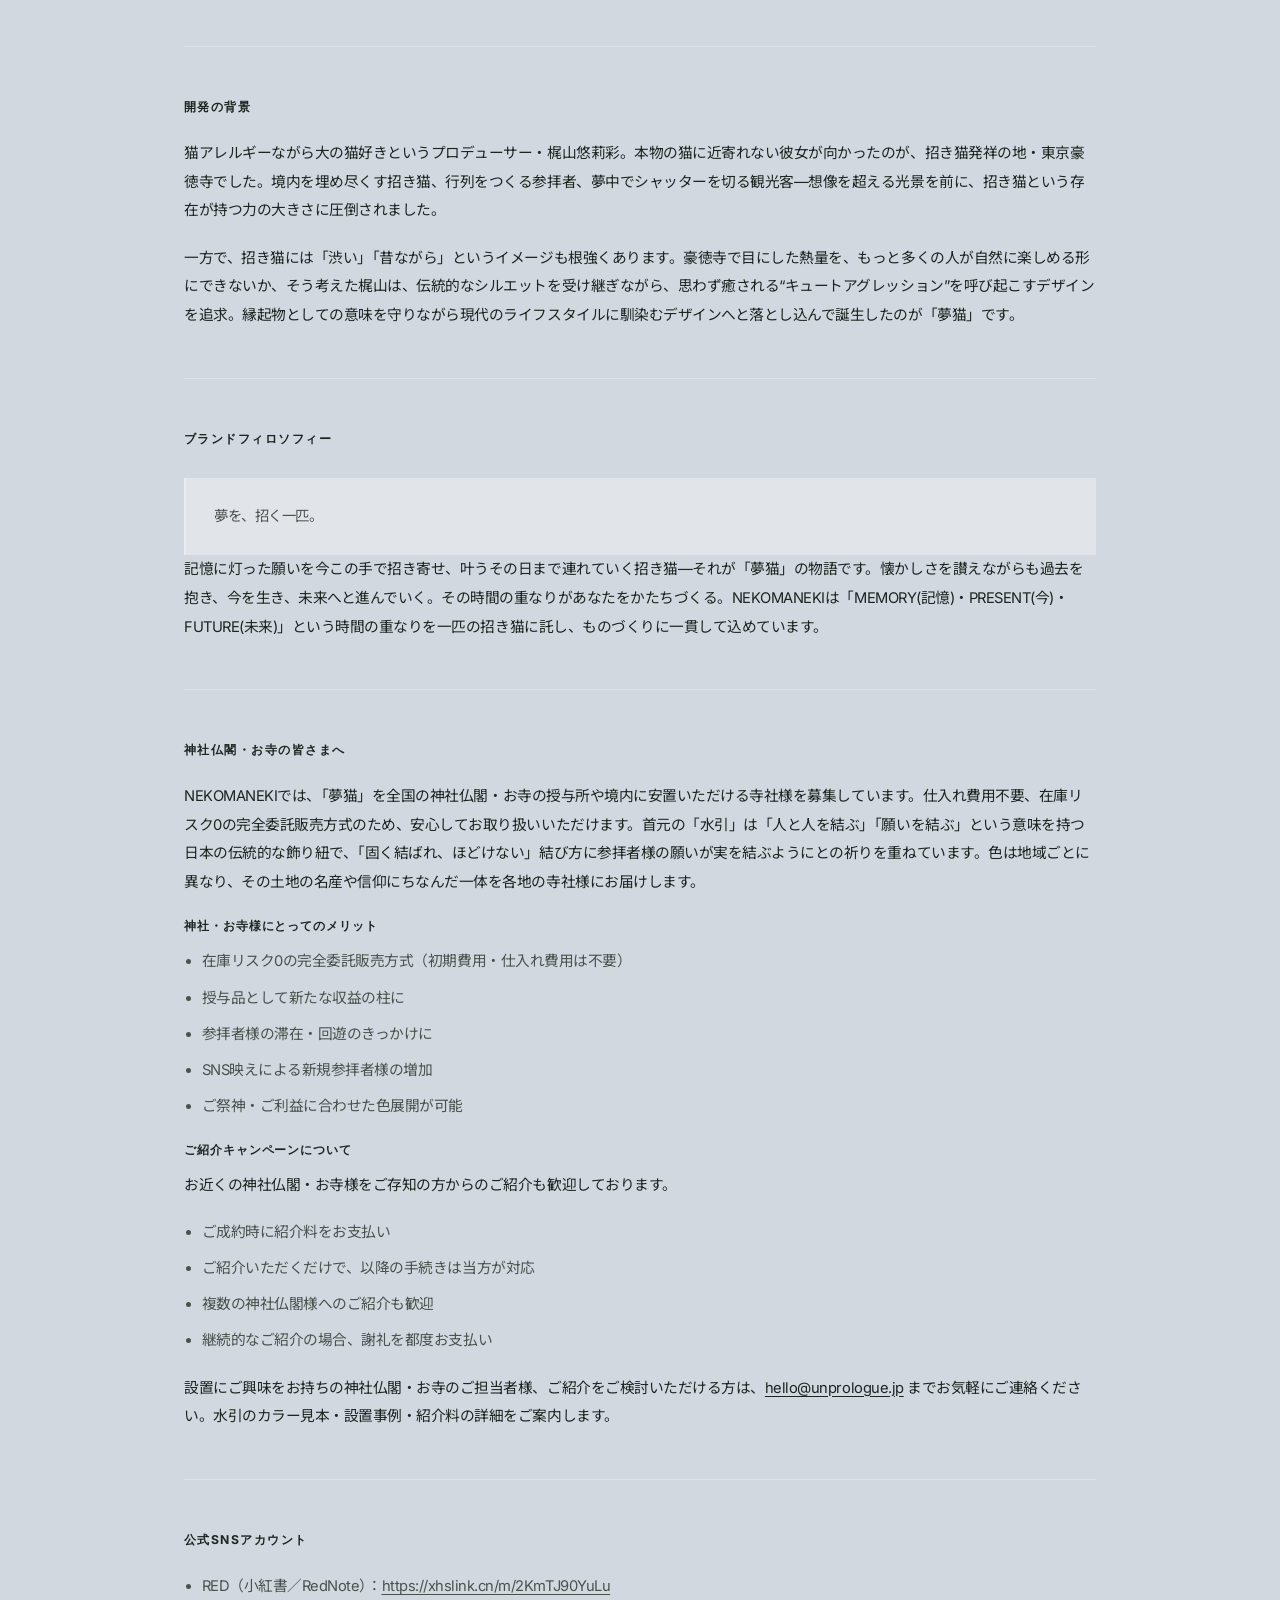
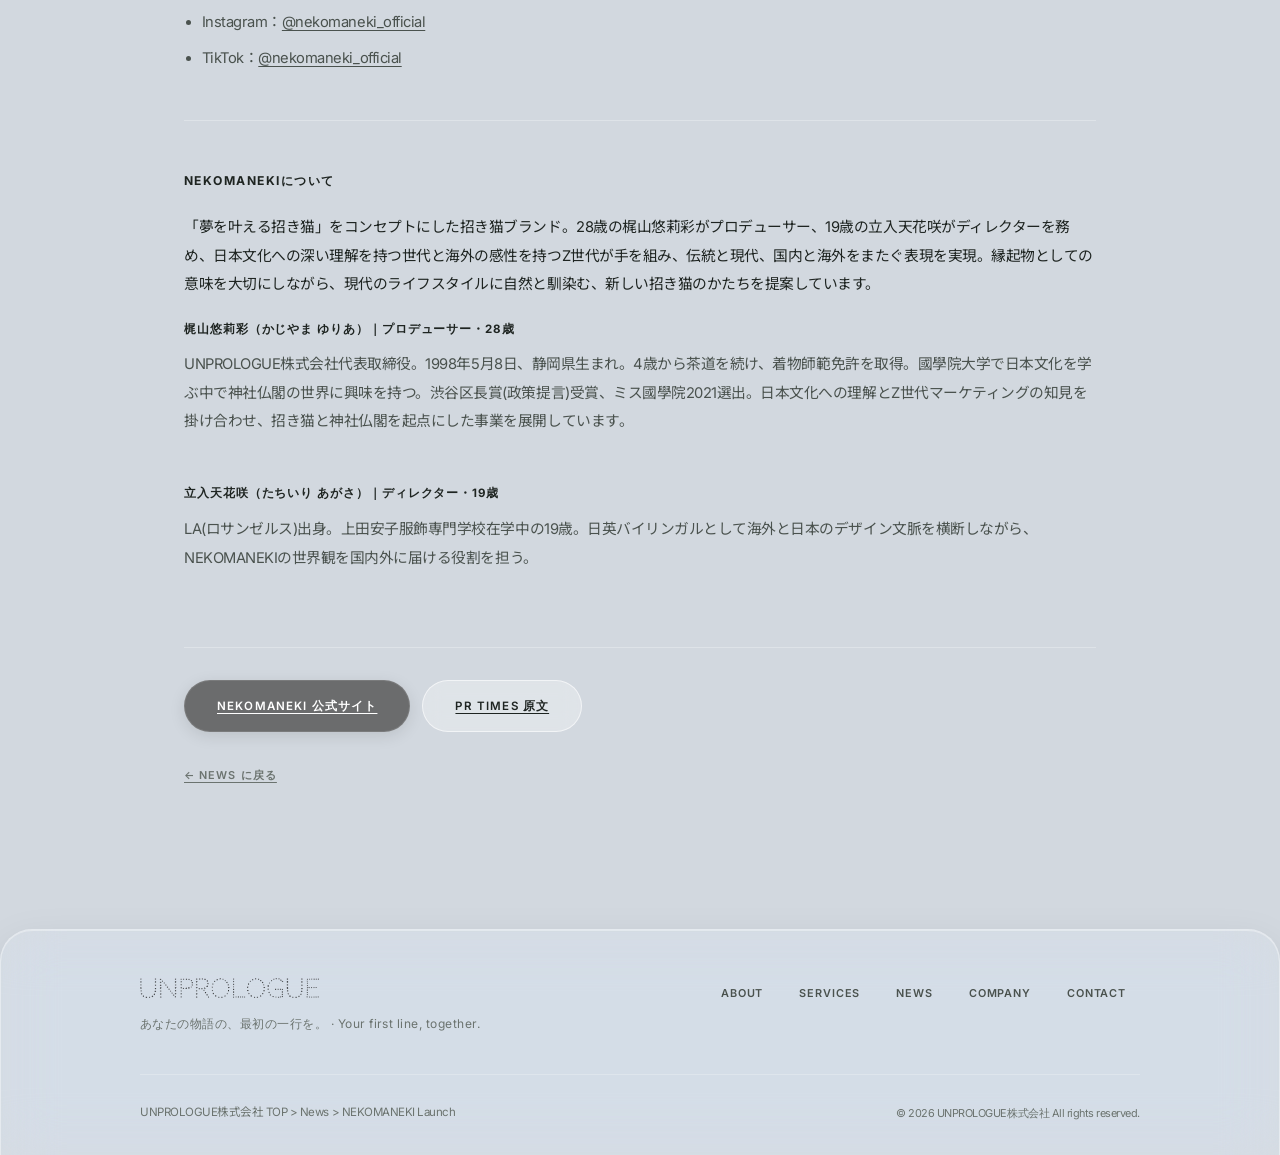
<file: articles/nekomaneki-launch.html>
<!DOCTYPE html>
<html lang="ja">
<head>
  <meta charset="UTF-8">
  <meta name="viewport" content="width=device-width, initial-scale=1.0">
  <meta name="description" content="28歳プロデューサー×19歳服飾学生が生んだ招き猫ブランド「NEKOMANEKI」。夢を叶える招き猫「夢猫(ゆめねこ)」公式サイトオープン — UNPROLOGUE株式会社 プレスリリース">
  <link rel="canonical" href="https://unprologue.jp/articles/nekomaneki-launch.html">
  <meta property="og:url" content="https://unprologue.jp/articles/nekomaneki-launch.html">
  <meta property="og:title" content="NEKOMANEKI Launch | UNPROLOGUE株式会社">
  <meta property="og:description" content="夢を叶える招き猫「夢猫(ゆめねこ)」。招き猫ブランド「NEKOMANEKI」公式サイトが2026年8月28日にオープン。">
  <meta property="og:image" content="https://unprologue.jp/59fd7f55-a7c8-4864-affc-1a6823d649de.png">
  <title>NEKOMANEKI Launch | UNPROLOGUE株式会社</title>
  <link rel="preconnect" href="https://fonts.googleapis.com">
  <link rel="preconnect" href="https://fonts.gstatic.com" crossorigin>
  <link href="https://fonts.googleapis.com/css2?family=Inter:wght@300;400;500;600;700&family=Noto+Sans+JP:wght@300;400;500;600;700&display=swap" rel="stylesheet">
  <link rel="stylesheet" href="../css/styles.css?v=19">
  <link rel="icon" href="/favicon.ico?v=2" sizes="any">
  <link rel="icon" href="/favicon.png?v=2" type="image/png" sizes="512x512">
  <link rel="icon" href="/favicon-32x32.png?v=2" type="image/png" sizes="32x32">
  <link rel="apple-touch-icon" href="/apple-touch-icon.png?v=2">
</head>
<body>

  <div class="mesh-bg" aria-hidden="true">
    <div class="mesh-bg__orbs">
      <div class="mesh-bg__orb mesh-bg__orb--top"></div>
      <div class="mesh-bg__orb mesh-bg__orb--center"></div>
      <div class="mesh-bg__orb mesh-bg__orb--bottom"></div>
    </div>
  </div>

  <header class="header" id="header">
    <div class="header__pill">
      <a href="../index.html" class="header__logo">
        <img src="../unprologue.png" alt="UNPROLOGUE株式会社" class="header__logo-img" width="160" height="32">
      </a>
      <nav class="header__nav" id="nav">
        <a href="../index.html#about" class="header__nav-link">About</a>
        <a href="../index.html#service" class="header__nav-link">Services</a>
        <a href="../index.html#news" class="header__nav-link">News</a>
        <a href="../index.html#company" class="header__nav-link">Company</a>
        <a href="../index.html#contact" class="header__nav-link header__nav-link--cta">Contact</a>
      </nav>
      <button class="header__menu-btn" id="menuBtn" aria-label="メニューを開く">
        <span></span>
        <span></span>
        <span></span>
      </button>
    </div>
  </header>

  <main class="article-page">
    <div class="container container--editorial">
      <article class="article-post fade-in">
        <header class="article-post__header">
          <p class="article-post__meta">
            <time datetime="2026-08-28">2026.08.28</time>
            <span class="article-post__tag">Press Release</span>
          </p>
          <h1 class="article-post__title">
            28歳プロデューサー×19歳服飾学生が生んだ招き猫ブランド「NEKOMANEKI」
          </h1>
          <p class="article-post__subtitle">
            夢を叶える招き猫「夢猫(ゆめねこ)」2026年8月28日(金)公式サイトオープン<br>
            〜在庫リスク0の完全委託販売で、夢猫を安置いただける全国の神社仏閣・お寺様を募集中。公式サイトオープンを記念し、原宿でポップアップイベントも同時開催〜
          </p>
          <div class="article-post__rule" aria-hidden="true"></div>
          <div class="article-post__hero">
            <img src="../59fd7f55-a7c8-4864-affc-1a6823d649de.png" alt="NEKOMANEKI「夢猫(ゆめねこ)」" class="article-post__hero-img" width="1023" height="1537">
          </div>
        </header>

        <div class="article-post__body">
          <p class="article-post__lead">
            招き猫ブランド「NEKOMANEKI(ネコマネキ)」をプロデュースするUNPROLOGUE株式会社(本社:東京都渋谷区、代表取締役:梶山悠莉彩)は、2026年8月28日(金)、“夢を叶える招き猫”をコンセプトにした招き猫ブランド「NEKOMANEKI」の公式サイトをオープンしました。縁起物でありながら現代のライフスタイルに自然と馴染むデザインを追求し、伝統と今をつなぐ新しい招き猫として展開します。
          </p>

          <p>
            公式サイトオープンを記念し、8月28日(金)・29日(土)の2日間、東京・原宿のギャラリースペース「MIL 2ND(ミルセカンド)」(渋谷区神宮前・キャットストリート)にて、プロテインブランド「RINO PROTEIN」とのコラボポップアップイベントを開催。実際に商品をお手に取りいただけます(<a href="https://prtimes.jp/main/html/rd/p/000000003.000183785.html" target="_blank" rel="noopener noreferrer">詳細</a>)。
          </p>

          <p>
            あわせて、在庫リスク0・完全委託販売方式で夢猫を安置いただける全国の神社仏閣・お寺様の募集も同時に開始します。
          </p>

          <p>
            公式サイト：<a href="https://www.nekomaneki.jp/" target="_blank" rel="noopener noreferrer">https://www.nekomaneki.jp/</a>
          </p>

          <section class="article-post__section">
            <h2 class="article-post__heading">商品概要｜夢猫(ゆめねこ)とは</h2>
            <p>
              「夢猫」は、記憶に灯った願いを叶うその日まで引き寄せ続ける招き猫です。象徴は梅結びの水引、“叶うまで、ほどけない約束”を意味し、丸みのある柔らかなフォルムと、願いが叶った顔で微笑む表情が特徴。好物は金平糖、居場所は陽だまりの窓辺という、おだやかで一途な性格の一匹です。丸みを帯びたミニマルなシルエットと落ち着いたカラーリングにより、玄関先や神棚はもちろん、リビングやデスクまわりにも自然と馴染みます。
            </p>
            <p>
              全国の神社仏閣への設置も進めており、地域ごとに水引の色を変えたご当地仕様も展開予定です。
            </p>
          </section>

          <section class="article-post__section">
            <h2 class="article-post__heading">ファーストビジュアルの撮影地について</h2>
            <p>
              本商品のメインビジュアルは、世界的庭園デザイナー・石原和幸氏(チェルシーフラワーショー金賞受賞)が故郷・長崎に手掛け、2020年に開園した「三原庭園」で撮影しました。斜面地形を活かし、洋風ガーデン・和風庭園・風景盆栽展示場など複数のエリアに数百種類の花や植物が季節ごとに植え替えられ、“365日進化し続ける庭”として訪れるたびに異なる表情を見せます。夢が叶う日まで願いを引き寄せ続ける「夢猫」の世界観を表現するにふさわしい、唯一無二のロケーションです。
            </p>
          </section>

          <section class="article-post__section">
            <h2 class="article-post__heading">販売方法</h2>
            <p>
              NEKOMANEKI公式サイト(<a href="https://www.nekomaneki.jp/" target="_blank" rel="noopener noreferrer">https://www.nekomaneki.jp/</a>)が2026年8月28日(金)にオープンしました。あわせて、全国の神社仏閣・お寺様での取り扱いも予定しており、夢猫を安置いただける寺社様を募集しています(詳細は後述の募集案内をご参照ください)。
            </p>
          </section>

          <section class="article-post__section">
            <h2 class="article-post__heading">ショップバッグ ― 持ち歩くだけで広がる「歩く広告」</h2>
            <p>
              ご購入時には、夢猫の表情をそのまま大きくデザインしたオリジナルショップバッグをお付けします。ひと目で「NEKOMANEKI」とわかる愛らしい招き猫の顔をバッグ全面にあしらい、街中で思わず二度見してしまうような印象的なビジュアルに仕上げました。
            </p>
            <p>
              購入者様が街を歩くだけでブランドの世界観が多くの人の目に触れ、ショップバッグ自体が「歩く広告」の役割も果たします。SNSでの投稿・拡散にもつながりやすく、店頭や商品と並ぶブランド体験の一部として位置づけています。
            </p>
          </section>

          <section class="article-post__section">
            <h2 class="article-post__heading">開発の背景</h2>
            <p>
              猫アレルギーながら大の猫好きというプロデューサー・梶山悠莉彩。本物の猫に近寄れない彼女が向かったのが、招き猫発祥の地・東京豪徳寺でした。境内を埋め尽くす招き猫、行列をつくる参拝者、夢中でシャッターを切る観光客―想像を超える光景を前に、招き猫という存在が持つ力の大きさに圧倒されました。
            </p>
            <p>
              一方で、招き猫には「渋い」「昔ながら」というイメージも根強くあります。豪徳寺で目にした熱量を、もっと多くの人が自然に楽しめる形にできないか、そう考えた梶山は、伝統的なシルエットを受け継ぎながら、思わず癒される“キュートアグレッション”を呼び起こすデザインを追求。縁起物としての意味を守りながら現代のライフスタイルに馴染むデザインへと落とし込んで誕生したのが「夢猫」です。
            </p>
          </section>

          <section class="article-post__section">
            <h2 class="article-post__heading">ブランドフィロソフィー</h2>
            <blockquote class="article-post__quote">夢を、招く一匹。</blockquote>
            <p>
              記憶に灯った願いを今この手で招き寄せ、叶うその日まで連れていく招き猫―それが「夢猫」の物語です。懐かしさを讃えながらも過去を抱き、今を生き、未来へと進んでいく。その時間の重なりがあなたをかたちづくる。NEKOMANEKIは「MEMORY(記憶)・PRESENT(今)・FUTURE(未来)」という時間の重なりを一匹の招き猫に託し、ものづくりに一貫して込めています。
            </p>
          </section>

          <section class="article-post__section">
            <h2 class="article-post__heading">神社仏閣・お寺の皆さまへ</h2>
            <p>
              NEKOMANEKIでは、「夢猫」を全国の神社仏閣・お寺の授与所や境内に安置いただける寺社様を募集しています。仕入れ費用不要、在庫リスク0の完全委託販売方式のため、安心してお取り扱いいただけます。首元の「水引」は「人と人を結ぶ」「願いを結ぶ」という意味を持つ日本の伝統的な飾り紐で、「固く結ばれ、ほどけない」結び方に参拝者様の願いが実を結ぶようにとの祈りを重ねています。色は地域ごとに異なり、その土地の名産や信仰にちなんだ一体を各地の寺社様にお届けします。
            </p>
            <h3 class="article-post__feature-title">神社・お寺様にとってのメリット</h3>
            <ul class="article-post__list">
              <li>在庫リスク0の完全委託販売方式（初期費用・仕入れ費用は不要）</li>
              <li>授与品として新たな収益の柱に</li>
              <li>参拝者様の滞在・回遊のきっかけに</li>
              <li>SNS映えによる新規参拝者様の増加</li>
              <li>ご祭神・ご利益に合わせた色展開が可能</li>
            </ul>
            <h3 class="article-post__feature-title">ご紹介キャンペーンについて</h3>
            <p>お近くの神社仏閣・お寺様をご存知の方からのご紹介も歓迎しております。</p>
            <ul class="article-post__list">
              <li>ご成約時に紹介料をお支払い</li>
              <li>ご紹介いただくだけで、以降の手続きは当方が対応</li>
              <li>複数の神社仏閣様へのご紹介も歓迎</li>
              <li>継続的なご紹介の場合、謝礼を都度お支払い</li>
            </ul>
            <p>
              設置にご興味をお持ちの神社仏閣・お寺のご担当者様、ご紹介をご検討いただける方は、<a href="mailto:hello@unprologue.jp">hello@unprologue.jp</a> までお気軽にご連絡ください。水引のカラー見本・設置事例・紹介料の詳細をご案内します。
            </p>
          </section>

          <section class="article-post__section">
            <h2 class="article-post__heading">公式SNSアカウント</h2>
            <ul class="article-post__list">
              <li>RED（小紅書／RedNote）：<a href="https://xhslink.cn/m/2KmTJ90YuLu" target="_blank" rel="noopener noreferrer">https://xhslink.cn/m/2KmTJ90YuLu</a></li>
              <li>Instagram：<a href="https://www.instagram.com/nekomaneki_official" target="_blank" rel="noopener noreferrer">@nekomaneki_official</a></li>
              <li>TikTok：<a href="https://www.tiktok.com/@nekomaneki_official" target="_blank" rel="noopener noreferrer">@nekomaneki_official</a></li>
            </ul>
          </section>

          <section class="article-post__section">
            <h2 class="article-post__heading">NEKOMANEKIについて</h2>
            <p>
              「夢を叶える招き猫」をコンセプトにした招き猫ブランド。28歳の梶山悠莉彩がプロデューサー、19歳の立入天花咲がディレクターを務め、日本文化への深い理解を持つ世代と海外の感性を持つZ世代が手を組み、伝統と現代、国内と海外をまたぐ表現を実現。縁起物としての意味を大切にしながら、現代のライフスタイルに自然と馴染む、新しい招き猫のかたちを提案しています。
            </p>
            <div class="article-post__features">
              <div class="article-post__feature">
                <h3 class="article-post__feature-title">梶山悠莉彩（かじやま ゆりあ）｜プロデューサー・28歳</h3>
                <p>UNPROLOGUE株式会社代表取締役。1998年5月8日、静岡県生まれ。4歳から茶道を続け、着物師範免許を取得。國學院大学で日本文化を学ぶ中で神社仏閣の世界に興味を持つ。渋谷区長賞(政策提言)受賞、ミス國學院2021選出。日本文化への理解とZ世代マーケティングの知見を掛け合わせ、招き猫と神社仏閣を起点にした事業を展開しています。</p>
              </div>
              <div class="article-post__feature">
                <h3 class="article-post__feature-title">立入天花咲（たちいり あがさ）｜ディレクター・19歳</h3>
                <p>LA(ロサンゼルス)出身。上田安子服飾専門学校在学中の19歳。日英バイリンガルとして海外と日本のデザイン文脈を横断しながら、NEKOMANEKIの世界観を国内外に届ける役割を担う。</p>
              </div>
            </div>
          </section>

          <footer class="article-post__footer">
            <div class="article-post__cta">
              <a href="https://www.nekomaneki.jp/" class="btn btn--primary" target="_blank" rel="noopener noreferrer">NEKOMANEKI 公式サイト</a>
              <a href="https://prtimes.jp/main/html/rd/p/000000005.000183785.html" class="btn btn--outline" target="_blank" rel="noopener noreferrer">PR TIMES 原文</a>
            </div>
            <a href="../index.html#news" class="article-post__back">← News に戻る</a>
          </footer>
        </div>
      </article>
    </div>
  </main>

  <footer class="footer glass-panel glass-panel--footer">
    <div class="container">
      <div class="footer__inner">
        <div class="footer__brand">
          <a href="../index.html" class="footer__logo">
            <img src="../unprologue.png" alt="UNPROLOGUE株式会社" class="footer__logo-img" width="140" height="28">
          </a>
          <p class="footer__tagline">あなたの物語の、最初の一行を。 · Your first line, together.</p>
        </div>
        <nav class="footer__nav">
          <a href="../index.html#about">About</a>
          <a href="../index.html#service">Services</a>
          <a href="../index.html#news">News</a>
          <a href="../index.html#company">Company</a>
          <a href="../index.html#contact">Contact</a>
        </nav>
      </div>
      <div class="footer__bottom">
        <p class="footer__breadcrumb">
          <a href="../index.html">UNPROLOGUE株式会社 TOP</a> &gt;
          <a href="../index.html#news">News</a> &gt;
          NEKOMANEKI Launch
        </p>
        <p class="footer__copy">&copy; 2026 UNPROLOGUE株式会社 All rights reserved.</p>
      </div>
    </div>
  </footer>

  <button class="back-to-top" id="backToTop" aria-label="ページトップへ">
    <svg viewBox="0 0 24 24" fill="none" xmlns="http://www.w3.org/2000/svg">
      <path d="M12 19V5M5 12l7-7 7 7" stroke="currentColor" stroke-width="2" stroke-linecap="round" stroke-linejoin="round"/>
    </svg>
    <span>ページトップへ</span>
  </button>

  <script src="../js/main.js"></script>
</body>
</html>
</file>
<file: css/styles.css>
/* ============================================
   UNPROLOGUE — Glassmorphism Aesthetic
   ============================================ */

:root {
  --color-bg: #b8bdb9;
  --color-bg-alt: rgba(255, 255, 255, 0.12);
  --color-bg-dark: #3a3a3a;
  --color-text: #1e2421;
  --color-text-light: #4a524e;
  --color-text-muted: #6b736f;
  --color-accent: #4a5c54;
  --color-accent-light: #7a8a82;
  --color-accent-dark: #2e3834;
  --color-border: rgba(255, 255, 255, 0.45);
  --color-border-subtle: rgba(255, 255, 255, 0.22);
  --color-white: #ffffff;
  --color-rose: rgba(196, 164, 164, 0.45);
  --color-green: rgba(100, 140, 120, 0.5);

  --glass-bg: rgba(255, 255, 255, 0.22);
  --glass-bg-strong: rgba(255, 255, 255, 0.32);
  --glass-border: rgba(255, 255, 255, 0.38);
  --glass-shadow: 0 12px 40px rgba(0, 0, 0, 0.08), inset 0 1px 0 rgba(255, 255, 255, 0.35);
  --glass-blur: blur(28px) saturate(165%);

  --font-ja: 'Noto Sans JP', sans-serif;
  --font-en: 'Inter', sans-serif;
  --font-display: 'Inter', 'Noto Sans JP', sans-serif;

  --letter-tight: -0.03em;
  --letter-label: 0.12em;
  --letter-nav: 0.1em;

  --color-line: rgba(255, 255, 255, 0.28);
  --color-bg-editorial: transparent;

  --header-height: 88px;
  --container-max: 1080px;
  --section-padding: 100px;
  --radius-lg: 32px;
  --radius-md: 24px;
  --radius-pill: 50px;
  --transition: 0.4s cubic-bezier(0.4, 0, 0.2, 1);
}

*, *::before, *::after {
  margin: 0;
  padding: 0;
  box-sizing: border-box;
}

html {
  scroll-behavior: smooth;
  font-size: 16px;
  background: #d2d8df;
}

body {
  font-family: var(--font-display);
  color: var(--color-text);
  background: transparent;
  line-height: 1.7;
  letter-spacing: var(--letter-tight);
  -webkit-font-smoothing: antialiased;
  overflow-x: hidden;
  min-height: 100vh;
  position: relative;
  isolation: isolate;
}

body::before {
  content: '';
  position: fixed;
  inset: 0;
  pointer-events: none;
  z-index: 10000;
  opacity: 0.02;
  background-image: url("data:image/svg+xml,%3Csvg viewBox='0 0 256 256' xmlns='http://www.w3.org/2000/svg'%3E%3Cfilter id='n'%3E%3CfeTurbulence type='fractalNoise' baseFrequency='0.85' numOctaves='4' stitchTiles='stitch'/%3E%3C/filter%3E%3Crect width='100%25' height='100%25' filter='url(%23n)'/%3E%3C/svg%3E");
}

/* ============================================
   Premium futuristic sphere background
   ============================================ */
.mesh-bg {
  position: fixed;
  inset: 0;
  z-index: 0;
  pointer-events: none;
  overflow: hidden;
  background:
    radial-gradient(ellipse 120% 80% at 50% 0%, rgba(255, 255, 255, 0.55) 0%, transparent 55%),
    radial-gradient(ellipse 100% 70% at 50% 100%, rgba(180, 190, 205, 0.35) 0%, transparent 50%),
    linear-gradient(180deg, #b4bac2 0%, #d2d8df 42%, #e6eaef 68%, #bec5cd 100%);
}

.mesh-bg__orbs {
  position: absolute;
  inset: 0;
}

.mesh-bg__orb {
  position: absolute;
  left: 50%;
  border-radius: 50%;
  transform: translate3d(-50%, var(--orb-shift, 0px), 0);
  background:
    radial-gradient(circle at 50% 14%, rgba(255, 255, 255, 0.98) 0%, rgba(255, 255, 255, 0.42) 10%, transparent 24%),
    radial-gradient(circle at 50% 88%, rgba(255, 255, 255, 0.82) 0%, rgba(236, 240, 245, 0.28) 12%, transparent 26%),
    radial-gradient(circle at 44% 38%, #f6f8fa 0%, #dde3ea 34%, #c2cad4 72%, #aeb7c2 100%);
  box-shadow:
    0 0 90px rgba(255, 255, 255, 0.5),
    0 36px 100px rgba(130, 145, 165, 0.16),
    inset 0 -36px 70px rgba(110, 125, 145, 0.14),
    inset 0 28px 60px rgba(255, 255, 255, 0.62);
  opacity: 0.94;
  backface-visibility: hidden;
  will-change: transform;
}

.mesh-bg__orb--top {
  width: min(96vw, 1000px);
  height: min(96vw, 1000px);
  top: -46%;
  animation: meshOrbFloatTop 22s ease-in-out infinite;
}

.mesh-bg__orb--center {
  width: min(98vw, 1040px);
  height: min(98vw, 1040px);
  top: 14%;
  z-index: 1;
  animation: meshOrbFloatCenter 26s ease-in-out infinite;
}

.mesh-bg__orb--bottom {
  width: min(96vw, 1000px);
  height: min(96vw, 1000px);
  top: 54%;
  z-index: 0;
  animation: meshOrbFloatBottom 20s ease-in-out infinite;
}

@keyframes meshOrbFloatTop {
  0%, 100% { transform: translate3d(-50%, var(--orb-shift, 0px), 0); }
  50% { transform: translate3d(-50%, calc(var(--orb-shift, 0px) + 12px), 0); }
}

@keyframes meshOrbFloatCenter {
  0%, 100% { transform: translate3d(-50%, var(--orb-shift, 0px), 0); }
  50% { transform: translate3d(-50%, calc(var(--orb-shift, 0px) - 10px), 0); }
}

@keyframes meshOrbFloatBottom {
  0%, 100% { transform: translate3d(-50%, var(--orb-shift, 0px), 0); }
  50% { transform: translate3d(-50%, calc(var(--orb-shift, 0px) + 10px), 0); }
}

a {
  color: inherit;
  text-decoration: none;
}

img {
  max-width: 100%;
  display: block;
}

.container {
  max-width: var(--container-max);
  margin: 0 auto;
  padding: 0 24px;
}

/* ============================================
   Glass utility
   ============================================ */
.glass-panel {
  background: var(--glass-bg);
  backdrop-filter: var(--glass-blur);
  -webkit-backdrop-filter: var(--glass-blur);
  border: 1px solid var(--glass-border);
  border-radius: var(--radius-lg);
  box-shadow: var(--glass-shadow);
}

.glass-panel--footer {
  background: rgba(255, 255, 255, 0.12);
  border-radius: var(--radius-lg) var(--radius-lg) 0 0;
  border-bottom: none;
  margin-top: 40px;
}

/* ============================================
   Header — floating pill
   ============================================ */
.header {
  position: fixed;
  top: 20px;
  left: 0;
  right: 0;
  z-index: 1000;
  display: flex;
  justify-content: center;
  padding: 0 24px;
  pointer-events: none;
}

.header__pill {
  pointer-events: auto;
  display: flex;
  align-items: center;
  justify-content: space-between;
  gap: 24px;
  width: 100%;
  max-width: var(--container-max);
  padding: 10px 12px 10px 20px;
  background: rgba(255, 255, 255, 0.16);
  backdrop-filter: var(--glass-blur);
  -webkit-backdrop-filter: var(--glass-blur);
  border: 1px solid var(--glass-border);
  border-radius: var(--radius-pill);
  box-shadow: 0 4px 24px rgba(0, 0, 0, 0.05), inset 0 1px 0 rgba(255, 255, 255, 0.9);
  transition: box-shadow var(--transition), background var(--transition);
}

.header--scrolled .header__pill {
  background: rgba(255, 255, 255, 0.24);
  box-shadow: 0 8px 32px rgba(0, 0, 0, 0.08), inset 0 1px 0 rgba(255, 255, 255, 0.9);
}

.header__logo {
  display: flex;
  align-items: center;
  flex-shrink: 0;
}

.header__logo-img {
  display: block;
  height: 22px;
  width: auto;
}

.header__nav {
  display: flex;
  align-items: center;
  gap: 6px;
}

.container--editorial {
  max-width: 960px;
}

.header__nav-link {
  font-family: var(--font-en);
  font-size: 0.68rem;
  font-weight: 600;
  color: var(--color-text-light);
  padding: 8px 14px;
  border-radius: var(--radius-pill);
  transition: all var(--transition);
  letter-spacing: var(--letter-nav);
  text-transform: uppercase;
  white-space: nowrap;
}

.header__nav-link:hover {
  color: var(--color-text);
  background: rgba(255, 255, 255, 0.5);
}

.header__nav-link--cta {
  background: rgba(90, 90, 90, 0.85);
  color: var(--color-white);
  margin-left: 4px;
}

.header__nav-link--cta:hover {
  background: var(--color-bg-dark);
  color: var(--color-white);
}

.header__menu-btn {
  display: none;
  flex-direction: column;
  gap: 5px;
  background: rgba(255, 255, 255, 0.5);
  border: 1px solid var(--glass-border);
  border-radius: 12px;
  cursor: pointer;
  padding: 10px;
}

.header__menu-btn span {
  display: block;
  width: 18px;
  height: 1.5px;
  background: var(--color-text);
  transition: var(--transition);
  border-radius: 2px;
}

/* ============================================
   Hero — mederi.jp/company/ style
   ============================================ */
.hero {
  position: relative;
  z-index: 1;
  min-height: 100vh;
  min-height: 100dvh;
  display: flex;
  align-items: center;
  justify-content: center;
  padding: calc(var(--header-height) + 24px) 24px 120px;
  overflow: hidden;
}

.hero__inner {
  position: relative;
  z-index: 1;
  width: 100%;
  max-width: var(--container-max);
  padding: 0 24px;
  text-align: center;
}

.hero__title {
  margin: 0;
  display: flex;
  flex-direction: column;
  align-items: center;
  gap: 20px;
}

.hero__logo {
  display: block;
  width: min(72vw, 480px);
  height: auto;
}

.hero__motto {
  display: flex;
  flex-direction: column;
  align-items: center;
  gap: 12px;
  margin: 18px 0 0;
}

.hero__motto-ja {
  font-size: clamp(1rem, 2.4vw, 1.2rem);
  font-weight: 500;
  letter-spacing: 0.14em;
  color: var(--color-text);
  min-height: 1.5em;
}

.hero__motto-en {
  font-family: var(--font-en);
  font-size: clamp(0.72rem, 1.8vw, 0.86rem);
  font-weight: 600;
  letter-spacing: 0.32em;
  text-transform: uppercase;
  color: var(--color-text-muted);
  min-height: 1.3em;
}

.hero__motto-line--typing::after {
  content: '';
  display: inline-block;
  width: 1px;
  height: 0.95em;
  margin-left: 3px;
  background: currentColor;
  vertical-align: -0.06em;
  animation: heroMottoCursor 1s step-end infinite;
}

@keyframes heroMottoCursor {
  0%, 100% { opacity: 1; }
  50% { opacity: 0; }
}

.hero__title-sub {
  font-family: var(--font-en);
  font-size: clamp(0.82rem, 2vw, 1rem);
  font-weight: 500;
  letter-spacing: 0.42em;
  text-transform: uppercase;
  color: var(--color-text-muted);
  margin-top: 14px;
}

.hero__scroll {
  position: absolute;
  bottom: 48px;
  left: 50%;
  transform: translateX(-50%);
  z-index: 2;
  display: flex;
  flex-direction: column;
  align-items: center;
  gap: 14px;
  color: var(--color-text-muted);
  transition: color var(--transition);
}

.hero__scroll:hover {
  color: var(--color-text);
}

.hero__scroll-text {
  font-family: var(--font-en);
  font-size: 0.65rem;
  font-weight: 600;
  letter-spacing: var(--letter-label);
  text-transform: uppercase;
  color: var(--color-text-muted);
}

.hero__scroll-track {
  display: block;
  width: 1px;
  height: 56px;
  background: rgba(0, 0, 0, 0.12);
  position: relative;
  overflow: hidden;
}

.hero__scroll-indicator {
  position: absolute;
  top: 0;
  left: 0;
  width: 100%;
  height: 18px;
  background: var(--color-text-muted);
  animation: heroScroll 2s ease-in-out infinite;
}

@keyframes heroScroll {
  0% { transform: translateY(-100%); opacity: 0; }
  30% { opacity: 1; }
  70% { transform: translateY(240%); opacity: 1; }
  100% { transform: translateY(240%); opacity: 0; }
}

/* ============================================
   Sections
   ============================================ */
.section {
  position: relative;
  z-index: 1;
  padding: var(--section-padding) 0;
}

.section--about,
.section--service,
.section--news,
.section--contact,
.section--company {
  background: transparent;
}

.section--company {
  padding-top: 88px;
  padding-bottom: 88px;
}

.section__header {
  margin-bottom: 40px;
  text-align: left;
}

.section__title {
  font-family: var(--font-en);
  font-size: 0.76rem;
  font-weight: 700;
  letter-spacing: var(--letter-label);
  text-transform: uppercase;
  color: var(--color-text);
}

.section__rule {
  height: 1px;
  background: var(--color-line);
  margin-top: 18px;
}

.section__rule--light {
  background: rgba(255, 255, 255, 0.22);
}

/* ============================================
   About
   ============================================ */
.about {
  padding: 56px 48px;
}

.about__etymology {
  display: flex;
  align-items: center;
  justify-content: center;
  gap: 20px;
  margin-bottom: 48px;
  flex-wrap: wrap;
}

.about__word {
  display: flex;
  flex-direction: column;
  align-items: center;
  gap: 8px;
  padding: 28px 36px;
  background: rgba(255, 255, 255, 0.4);
  border: 1px solid rgba(255, 255, 255, 0.6);
  border-radius: var(--radius-md);
  min-width: 180px;
  transition: transform var(--transition), box-shadow var(--transition);
}

.about__word:hover {
  transform: translateY(-3px);
  box-shadow: 0 12px 40px rgba(0, 0, 0, 0.06);
}

.about__word-text {
  font-family: var(--font-en);
  font-size: clamp(1.4rem, 3.5vw, 2rem);
  font-weight: 700;
  letter-spacing: 0.08em;
  text-transform: uppercase;
}

.about__word-lang {
  font-family: var(--font-en);
  font-size: 0.65rem;
  font-weight: 500;
  letter-spacing: 0.15em;
  text-transform: uppercase;
  color: var(--color-text-muted);
}

.about__word-meaning {
  font-size: 0.9rem;
  font-weight: 500;
  color: var(--color-text-light);
}

.about__plus {
  font-family: var(--font-en);
  font-size: 1.25rem;
  font-weight: 300;
  color: var(--color-text-muted);
}

.about__body {
  text-align: center;
}

.about__motto {
  font-size: clamp(1.05rem, 2.2vw, 1.25rem);
  font-weight: 600;
  letter-spacing: 0.08em;
  color: var(--color-text);
  margin-bottom: 28px;
  padding-bottom: 24px;
  border-bottom: 1px solid var(--color-border-subtle);
}

.about__motto [lang="en"] {
  display: block;
  margin-top: 10px;
  font-family: var(--font-en);
  font-size: 0.78em;
  font-weight: 600;
  letter-spacing: 0.28em;
  text-transform: uppercase;
  color: var(--color-text-muted);
}

.about__intro {
  font-size: 1rem;
  color: var(--color-text-light);
  line-height: 2.2;
  margin-bottom: 12px;
}

.about__lead {
  font-size: clamp(1rem, 2.2vw, 1.15rem);
  font-weight: 500;
  line-height: 2.2;
  margin-bottom: 16px;
}

.about__lead-mark {
  color: var(--color-text-muted);
  margin-right: 4px;
}

.about__desc {
  font-size: 0.95rem;
  color: var(--color-text-light);
  line-height: 2.2;
}

/* ============================================
   Members — editorial card layout
   ============================================ */
.members {
  display: grid;
  grid-template-columns: repeat(2, minmax(0, 230px));
  gap: 72px;
  margin-top: 40px;
  width: fit-content;
  max-width: 100%;
  margin-left: auto;
  margin-right: auto;
}

.members--single {
  grid-template-columns: minmax(0, 230px);
}

.member[hidden] {
  display: none;
}

.member {
  position: relative;
  display: flex;
  flex-direction: column;
  overflow: hidden;
}

.member__toggle {
  width: 100%;
  padding: 0;
  border: none;
  background: transparent;
  cursor: pointer;
  text-align: left;
  font: inherit;
  color: inherit;
}

.member__toggle:hover .member__arrow {
  transform: translateX(4px);
}

.member__visual {
  position: relative;
  margin-bottom: 16px;
}

.member__photo {
  position: relative;
  aspect-ratio: 3 / 4;
  width: 100%;
  background: #e6e6e6;
  overflow: hidden;
}

.member__photo-img {
  position: absolute;
  inset: 0;
  width: 100%;
  height: 100%;
  max-width: none;
  object-fit: cover;
  display: block;
}

.member__photo-img--yuria {
  object-position: center 32%;
}

.member__photo-img--agatha {
  object-position: center 18%;
}

.member__photo-initial {
  font-family: var(--font-en);
  font-size: clamp(1.75rem, 4vw, 2.25rem);
  font-weight: 500;
  letter-spacing: 0.08em;
  color: rgba(0, 0, 0, 0.12);
}

.member__name-block {
  position: absolute;
  left: 0;
  bottom: -8px;
  background: rgba(255, 255, 255, 0.24);
  backdrop-filter: var(--glass-blur);
  -webkit-backdrop-filter: var(--glass-blur);
  border: 1px solid var(--glass-border);
  padding: 10px 14px 8px;
  width: min(82%, 170px);
  box-shadow: var(--glass-shadow);
}

.member__name-line {
  display: block;
  font-family: var(--font-en);
  font-size: clamp(1rem, 2vw, 1.25rem);
  font-weight: 700;
  line-height: 1.15;
  letter-spacing: -0.01em;
  color: var(--color-text);
}

.member__footer {
  display: flex;
  align-items: center;
  justify-content: space-between;
  gap: 12px;
  padding-left: 2px;
  min-height: 20px;
}

.member__role {
  font-family: var(--font-en);
  font-size: 0.68rem;
  font-weight: 600;
  letter-spacing: 0.1em;
  text-transform: uppercase;
  color: var(--color-text-muted);
  margin: 0;
}

.member__arrow {
  font-family: var(--font-en);
  font-size: 1rem;
  font-weight: 300;
  line-height: 1;
  color: var(--color-text);
  transition: transform var(--transition);
  flex-shrink: 0;
}

.member.is-open .member__arrow {
  transform: rotate(90deg);
}

.member__details {
  display: grid;
  grid-template-rows: 0fr;
  overflow: hidden;
  transition: grid-template-rows 0.45s cubic-bezier(0.4, 0, 0.2, 1);
}

.member__details > .member__content {
  overflow: hidden;
  min-height: 0;
}

.member.is-open .member__details {
  grid-template-rows: 1fr;
}

.member__content {
  padding: 0;
  border-top: none;
  margin-top: 0;
}

.member.is-open .member__content {
  padding: 20px 0 6px;
  border-top: 1px solid var(--color-border-subtle);
  margin-top: 16px;
}

.member__meta {
  font-family: var(--font-en);
  font-size: 0.75rem;
  color: var(--color-text-muted);
  letter-spacing: 0.04em;
  margin-bottom: 14px;
}

.member__tagline {
  font-size: 0.88rem;
  font-weight: 600;
  line-height: 1.75;
  margin-bottom: 16px;
}

.member__bio p {
  font-size: 0.84rem;
  line-height: 1.85;
  color: var(--color-text-light);
  margin-bottom: 12px;
}

.member__bio p:last-child {
  margin-bottom: 0;
}

.member__career {
  margin-top: 24px;
  padding-top: 20px;
  border-top: 1px solid var(--color-border-subtle);
}

.member__career-heading {
  font-family: var(--font-en);
  font-size: 0.68rem;
  font-weight: 600;
  letter-spacing: 0.12em;
  text-transform: uppercase;
  color: var(--color-text-muted);
  margin-bottom: 18px;
}

.member__timeline {
  list-style: none;
}

.member__timeline-item {
  display: grid;
  grid-template-columns: 56px 1fr;
  gap: 16px;
  padding-bottom: 16px;
  position: relative;
}

.member__timeline-item:not(:last-child)::before {
  content: '';
  position: absolute;
  left: 27px;
  top: 8px;
  bottom: 0;
  width: 1px;
  background: var(--color-border-subtle);
}

.member__timeline-item:not(:last-child)::after {
  content: '';
  position: absolute;
  left: 23px;
  top: 2px;
  width: 9px;
  height: 9px;
  border-radius: 50%;
  background: var(--color-white);
  border: 1px solid var(--color-border-subtle);
}

.member__timeline-item--current::after {
  content: '';
  position: absolute;
  left: 23px;
  top: 2px;
  width: 9px;
  height: 9px;
  border-radius: 50%;
  background: var(--color-text);
  border: 1px solid var(--color-text);
}

.member__year {
  font-family: var(--font-en);
  font-size: 0.78rem;
  font-weight: 600;
  color: var(--color-text-light);
}

.member__timeline-item--current .member__year {
  color: var(--color-text);
}

.member__timeline-item p {
  font-size: 0.88rem;
  line-height: 1.75;
}

.member__timeline-item:last-child {
  padding-bottom: 0;
}

/* ============================================
   Services — Expanding hover panels
   ============================================ */
.section--service .section__header {
  margin-bottom: 40px;
}

.service-panels {
  display: flex;
  width: 100%;
  min-height: clamp(420px, 62vh, 640px);
  border-top: 1px solid var(--color-border-subtle);
  border-bottom: 1px solid var(--color-border-subtle);
  background: rgba(255, 255, 255, 0.1);
  backdrop-filter: var(--glass-blur);
  -webkit-backdrop-filter: var(--glass-blur);
}

.service-panel {
  position: relative;
  flex: 1;
  min-width: 0;
  overflow: hidden;
  cursor: pointer;
  border-right: 1px solid var(--color-border-subtle);
  background: rgba(255, 255, 255, 0.05);
  transition: flex 0.65s cubic-bezier(0.4, 0, 0.2, 1), background var(--transition);
}

.service-panel:hover,
.service-panel.is-active {
  flex: 2.4;
  background: rgba(255, 255, 255, 0.02);
}

.service-panel:last-child {
  border-right: none;
}

.service-panels:hover .service-panel {
  flex: 0.72;
}

.service-panel__media {
  position: absolute;
  inset: 0;
  background-image: var(--panel-image);
  background-size: cover;
  background-position: center;
  opacity: 0;
  transform: scale(1.06);
  transition: opacity 0.55s ease, transform 0.8s cubic-bezier(0.4, 0, 0.2, 1);
}

.service-panel__image {
  position: absolute;
  inset: 0;
  width: 100%;
  height: 100%;
  object-fit: cover;
  object-position: center 18%;
  opacity: 0;
  transform: scale(1.06);
  transition: opacity 0.55s ease, transform 0.8s cubic-bezier(0.4, 0, 0.2, 1);
}

.service-panel--kaishaneko .service-panel__media {
  background-image: none;
}

.service-panel--nekomaneki .service-panel__media {
  background-image: none;
}

.service-panel--nprologue .service-panel__media {
  background-image: none;
}

.service-panel--consultation .service-panel__media {
  background-image: none;
}

.service-panel--kaishaneko .service-panel__image {
  opacity: 0.72;
  transform: scale(1);
}

.service-panel--nekomaneki .service-panel__image {
  opacity: 0.72;
  transform: scale(1);
  object-position: center 72%;
}

.service-panel--nprologue .service-panel__image {
  opacity: 0.72;
  transform: scale(1);
  object-position: center 22%;
}

.service-panel--consultation .service-panel__image {
  opacity: 0.72;
  transform: scale(1);
  object-position: center 42%;
}

.service-panel--kaishaneko .service-panel__media::after {
  opacity: 0.28;
}

.service-panel--nekomaneki .service-panel__media::after {
  opacity: 0.28;
}

.service-panel--nprologue .service-panel__media::after {
  opacity: 0.28;
}

.service-panel--consultation .service-panel__media::after {
  opacity: 0.28;
}

.service-panel__media::after {
  content: '';
  position: absolute;
  inset: 0;
  background: linear-gradient(
    180deg,
    rgba(0, 0, 0, 0.18) 0%,
    rgba(0, 0, 0, 0.08) 38%,
    rgba(0, 0, 0, 0.42) 100%
  );
  opacity: 0;
  transition: opacity 0.55s ease;
}

.service-panel:hover .service-panel__media,
.service-panel.is-active .service-panel__media {
  opacity: 1;
  transform: scale(1);
}

.service-panel:hover .service-panel__image,
.service-panel.is-active .service-panel__image {
  opacity: 1;
  transform: scale(1);
}

.service-panel--kaishaneko:hover .service-panel__media,
.service-panel--kaishaneko.is-active .service-panel__media {
  opacity: 1;
}

.service-panel--nekomaneki:hover .service-panel__media,
.service-panel--nekomaneki.is-active .service-panel__media {
  opacity: 1;
}

.service-panel--nprologue:hover .service-panel__media,
.service-panel--nprologue.is-active .service-panel__media {
  opacity: 1;
}

.service-panel--consultation:hover .service-panel__media,
.service-panel--consultation.is-active .service-panel__media {
  opacity: 1;
}

.service-panel--kaishaneko:hover .service-panel__image,
.service-panel--kaishaneko.is-active .service-panel__image {
  opacity: 1;
}

.service-panel--nekomaneki:hover .service-panel__image,
.service-panel--nekomaneki.is-active .service-panel__image {
  opacity: 1;
}

.service-panel--nprologue:hover .service-panel__image,
.service-panel--nprologue.is-active .service-panel__image {
  opacity: 1;
}

.service-panel--consultation:hover .service-panel__image,
.service-panel--consultation.is-active .service-panel__image {
  opacity: 1;
}

.service-panel:hover .service-panel__media::after,
.service-panel.is-active .service-panel__media::after {
  opacity: 1;
}

.service-panel__overlay {
  position: absolute;
  inset: 0;
  z-index: 2;
  display: flex;
  flex-direction: column;
  justify-content: space-between;
  padding: 28px 24px 88px;
  pointer-events: none;
}

.service-panel__eyebrow {
  font-family: var(--font-en);
  font-size: 0.72rem;
  font-weight: 400;
  letter-spacing: 0.04em;
  color: var(--color-text-light);
  opacity: 0;
  transform: translateY(-8px);
  transition: opacity 0.45s ease, transform 0.45s ease, color 0.45s ease;
}

.service-panel__body {
  max-width: 280px;
  opacity: 0;
  transform: translateY(16px);
  transition: opacity 0.5s ease 0.05s, transform 0.5s ease 0.05s;
}

.service-panel__headline {
  font-size: clamp(1.1rem, 1.8vw, 1.45rem);
  font-weight: 600;
  line-height: 1.45;
  letter-spacing: 0.02em;
  margin-bottom: 14px;
}

.service-panel__desc {
  font-size: 0.82rem;
  line-height: 1.85;
  color: var(--color-text-light);
  margin-bottom: 22px;
}

.service-panel__cta {
  pointer-events: auto;
  display: inline-flex;
  align-items: center;
  justify-content: center;
  min-width: 168px;
  padding: 12px 22px;
  font-family: var(--font-en);
  font-size: 0.68rem;
  font-weight: 600;
  letter-spacing: 0.14em;
  text-transform: uppercase;
  border: 1px solid var(--color-text);
  border-radius: var(--radius-pill);
  background: transparent;
  transition: background var(--transition), color var(--transition), border-color var(--transition);
}

.service-panel__cta:hover {
  background: var(--color-text);
  color: var(--color-white);
}

.service-panel:hover .service-panel__eyebrow,
.service-panel.is-active .service-panel__eyebrow,
.service-panel:hover .service-panel__body,
.service-panel.is-active .service-panel__body {
  opacity: 1;
  transform: translateY(0);
}

.service-panel:hover .service-panel__eyebrow,
.service-panel.is-active .service-panel__eyebrow {
  color: rgba(255, 255, 255, 0.88);
}

.service-panel:hover .service-panel__headline,
.service-panel.is-active .service-panel__headline {
  color: var(--color-white);
}

.service-panel:hover .service-panel__desc,
.service-panel.is-active .service-panel__desc {
  color: rgba(255, 255, 255, 0.82);
}

.service-panel:hover .service-panel__cta,
.service-panel.is-active .service-panel__cta {
  color: var(--color-white);
  border-color: rgba(255, 255, 255, 0.85);
}

.service-panel:hover .service-panel__cta:hover,
.service-panel.is-active .service-panel__cta:hover {
  background: var(--color-white);
  color: var(--color-text);
}

.service-panel__label {
  position: absolute;
  left: 24px;
  right: 24px;
  bottom: 28px;
  z-index: 3;
  font-family: var(--font-en);
  font-size: clamp(0.72rem, 1.1vw, 0.82rem);
  font-weight: 500;
  letter-spacing: 0.1em;
  text-transform: uppercase;
  color: var(--color-text);
  transition: color 0.45s ease, transform 0.45s ease;
}

.service-panel:hover .service-panel__label,
.service-panel.is-active .service-panel__label {
  color: var(--color-white);
}

/* ============================================
   Buttons
   ============================================ */
.btn {
  display: inline-flex;
  align-items: center;
  justify-content: center;
  font-family: var(--font-en);
  font-size: 0.72rem;
  font-weight: 600;
  padding: 14px 32px;
  border-radius: var(--radius-pill);
  border: 1px solid transparent;
  cursor: pointer;
  transition: all var(--transition);
  letter-spacing: 0.1em;
  text-transform: uppercase;
}

.btn--primary {
  background: rgba(90, 90, 90, 0.85);
  color: var(--color-white);
  border-color: rgba(255, 255, 255, 0.1);
  box-shadow: 0 4px 16px rgba(0, 0, 0, 0.1);
}

.btn--primary:hover {
  background: var(--color-bg-dark);
  transform: translateY(-2px);
  box-shadow: 0 8px 24px rgba(0, 0, 0, 0.15);
}

.btn--outline {
  background: rgba(255, 255, 255, 0.3);
  color: var(--color-text);
  border-color: rgba(255, 255, 255, 0.6);
  backdrop-filter: blur(10px);
}

.btn--outline:hover {
  background: rgba(255, 255, 255, 0.55);
  border-color: rgba(255, 255, 255, 0.8);
}

.btn--large {
  padding: 16px 44px;
  font-size: 0.92rem;
}

/* ============================================
   Articles
   ============================================ */
.articles__grid {
  display: grid;
  grid-template-columns: repeat(3, 1fr);
  gap: 20px;
  margin-bottom: 36px;
}

.articles__grid--duo {
  grid-template-columns: repeat(2, 1fr);
}

.article-card__thumb--logo {
  display: flex;
  align-items: center;
  justify-content: center;
  padding: 48px 32px;
  background: var(--glass-bg);
  border: 1px solid var(--glass-border);
}

.article-card__img--logo {
  width: min(80%, 280px);
  height: auto;
  margin: 0 auto;
}

.article-post__hero--logo {
  display: flex;
  align-items: center;
  justify-content: center;
  padding: 56px 32px;
  background: var(--glass-bg);
}

.article-post__hero-img--logo {
  width: min(72%, 360px);
  height: auto;
  margin: 0 auto;
}

.article-card {
  display: block;
  padding: 16px;
  background: var(--glass-bg);
  backdrop-filter: var(--glass-blur);
  -webkit-backdrop-filter: var(--glass-blur);
  border: 1px solid var(--glass-border);
  border-radius: var(--radius-lg);
  box-shadow: var(--glass-shadow);
  transition: transform var(--transition), box-shadow var(--transition);
}

.article-card:hover {
  transform: translateY(-4px);
  box-shadow: 0 12px 40px rgba(0, 0, 0, 0.07);
}

.article-card__thumb {
  aspect-ratio: 16/10;
  border-radius: var(--radius-md);
  overflow: hidden;
  margin-bottom: 14px;
}

.article-card__thumb:has(.article-card__img) {
  aspect-ratio: auto;
  background: var(--color-bg-alt);
}

.article-card__img {
  width: 100%;
  height: auto;
  display: block;
}

.article-card__thumb-bg {
  width: 100%;
  height: 100%;
}

.article-card__thumb-bg--1 {
  background: linear-gradient(145deg, #b0b0b0 0%, #d8d8d8 50%, rgba(196, 164, 164, 0.3) 100%);
}

.article-card__thumb-bg--2 {
  background: linear-gradient(145deg, #5a5a5a 0%, #888888 50%, #b0b0b0 100%);
}

.article-card__thumb-bg--3 {
  background: linear-gradient(145deg, #d0d0d0 0%, rgba(164, 180, 164, 0.4) 50%, #e8e8e8 100%);
}

.article-card__thumb-bg--nprologue {
  background: linear-gradient(145deg, #2a2a2a 0%, #5a5a5a 40%, rgba(196, 164, 164, 0.35) 100%);
}

.article-card__meta {
  font-family: var(--font-en);
  font-size: 0.62rem;
  font-weight: 600;
  letter-spacing: 0.08em;
  text-transform: uppercase;
  color: var(--color-text-muted);
  margin-bottom: 8px;
}

.article-card__title {
  font-size: 0.85rem;
  font-weight: 500;
  line-height: 1.7;
}

.articles__more {
  display: block;
  width: fit-content;
  margin: 0 auto;
}

/* ============================================
   Article Page
   ============================================ */
.article-page {
  position: relative;
  z-index: 1;
  padding: calc(var(--header-height) + 48px) 0 var(--section-padding);
}

.article-post__header {
  margin-bottom: 40px;
}

.article-post__meta {
  display: flex;
  align-items: center;
  gap: 16px;
  margin-bottom: 20px;
}

.article-post__meta time {
  font-family: var(--font-en);
  font-size: 0.68rem;
  font-weight: 600;
  letter-spacing: 0.08em;
  text-transform: uppercase;
  color: var(--color-text-muted);
}

.article-post__tag {
  font-family: var(--font-en);
  font-size: 0.62rem;
  font-weight: 600;
  letter-spacing: 0.08em;
  text-transform: uppercase;
  color: var(--color-text-light);
}

.article-post__title {
  font-size: clamp(1.35rem, 3.2vw, 2rem);
  font-weight: 600;
  line-height: 1.55;
  letter-spacing: 0.01em;
  margin-bottom: 16px;
}

.article-post__subtitle {
  font-size: 0.95rem;
  line-height: 1.85;
  color: var(--color-text-light);
}

.article-post__rule {
  height: 1px;
  background: var(--color-line);
  margin-top: 28px;
}

.article-post__hero {
  margin-top: 28px;
  border-radius: var(--radius-md);
  overflow: hidden;
  border: 1px solid var(--color-line);
}

.article-post__hero-img {
  width: 100%;
  height: auto;
  display: block;
}

.article-post__body {
  font-size: 0.92rem;
  line-height: 1.95;
  color: var(--color-text);
}

.article-post__body p {
  margin-bottom: 1.25em;
}

.article-post__body a {
  text-decoration: underline;
  text-underline-offset: 3px;
}

.article-post__body a:hover {
  color: var(--color-text-light);
}

.article-post__lead {
  font-size: 1rem;
  font-weight: 500;
  line-height: 2;
}

.article-post__section {
  margin-top: 48px;
  padding-top: 48px;
  border-top: 1px solid var(--color-line);
}

.article-post__heading {
  font-family: var(--font-en);
  font-size: 0.76rem;
  font-weight: 700;
  letter-spacing: var(--letter-label);
  text-transform: uppercase;
  margin-bottom: 20px;
}

.article-post__list {
  margin: 0 0 1.25em 1.2em;
}

.article-post__list li {
  margin-bottom: 0.5em;
  color: var(--color-text-light);
}

.article-post__features {
  display: grid;
  gap: 28px;
}

.article-post__feature-title {
  font-family: var(--font-en);
  font-size: 0.72rem;
  font-weight: 700;
  letter-spacing: 0.08em;
  text-transform: uppercase;
  margin-bottom: 10px;
}

.article-post__feature p {
  color: var(--color-text-light);
}

.article-post__plans {
  display: grid;
  grid-template-columns: repeat(3, 1fr);
  gap: 16px;
  margin: 24px 0 16px;
}

.article-post__plan {
  padding: 24px 20px;
  background: var(--glass-bg);
  border: 1px solid var(--glass-border);
  border-radius: var(--radius-md);
}

.article-post__plan--featured {
  border-color: rgba(0, 0, 0, 0.14);
  box-shadow: var(--glass-shadow);
}

.article-post__plan-badge {
  font-family: var(--font-en);
  font-size: 0.58rem;
  font-weight: 700;
  letter-spacing: 0.1em;
  text-transform: uppercase;
  color: var(--color-text-muted);
  margin-bottom: 10px;
}

.article-post__plan-name {
  font-family: var(--font-en);
  font-size: 0.82rem;
  font-weight: 700;
  letter-spacing: 0.1em;
  text-transform: uppercase;
  margin-bottom: 6px;
}

.article-post__plan-price {
  font-family: var(--font-en);
  font-size: 1.1rem;
  font-weight: 600;
  margin-bottom: 12px;
}

.article-post__plan-desc {
  font-size: 0.82rem;
  line-height: 1.75;
  color: var(--color-text-light);
  margin-bottom: 0;
}

.article-post__note {
  font-size: 0.78rem;
  color: var(--color-text-muted);
}

.article-post__quote {
  margin: 28px 0 0;
  padding: 24px 28px;
  border-left: 2px solid var(--color-line);
  background: rgba(255, 255, 255, 0.35);
  font-size: 0.9rem;
  line-height: 2;
  color: var(--color-text-light);
}

.article-post__footer {
  margin-top: 56px;
  padding-top: 32px;
  border-top: 1px solid var(--color-line);
}

.article-post__cta {
  display: flex;
  flex-wrap: wrap;
  gap: 12px;
  margin-bottom: 28px;
}

.article-post__back {
  font-family: var(--font-en);
  font-size: 0.68rem;
  font-weight: 600;
  letter-spacing: 0.1em;
  text-transform: uppercase;
  color: var(--color-text-muted);
  transition: color var(--transition);
}

.article-post__back:hover {
  color: var(--color-text);
}

/* ============================================
   Company Summary — Premium editorial grid
   ============================================ */
.company-summary {
  padding: 8px 32px;
  background: var(--glass-bg);
  backdrop-filter: var(--glass-blur);
  -webkit-backdrop-filter: var(--glass-blur);
  border: 1px solid var(--glass-border);
  border-radius: var(--radius-lg);
  box-shadow: var(--glass-shadow);
}

.company-summary__grid {
  margin-top: 0;
}

.company-summary__row {
  display: grid;
  grid-template-columns: minmax(160px, 30%) 1fr;
  gap: clamp(24px, 5vw, 56px);
  padding: clamp(24px, 3vw, 36px) 0;
  border-bottom: 1px solid var(--color-line);
  align-items: start;
}

.company-summary__row:first-child {
  border-top: 1px solid var(--color-line);
}

.company-summary__row dt {
  font-family: var(--font-en);
  font-size: 0.72rem;
  font-weight: 700;
  letter-spacing: 0.1em;
  text-transform: uppercase;
  color: var(--color-text);
  line-height: 1.5;
}

.company-summary__row dd {
  font-size: 0.92rem;
  font-weight: 400;
  line-height: 1.8;
  letter-spacing: 0.01em;
  text-transform: none;
  color: var(--color-text);
}

/* ============================================
   Contact
   ============================================ */
.contact {
  display: flex;
  flex-direction: column;
  align-items: center;
  justify-content: center;
  text-align: center;
  padding: clamp(48px, 6vw, 72px) clamp(32px, 5vw, 64px);
  position: relative;
  overflow: hidden;
}

.contact::before {
  content: '';
  position: absolute;
  inset: 0;
  background:
    radial-gradient(ellipse 55% 70% at 50% 42%, rgba(255, 255, 255, 0.34) 0%, transparent 68%),
    radial-gradient(ellipse 40% 50% at 18% 78%, rgba(196, 164, 164, 0.12) 0%, transparent 70%),
    radial-gradient(ellipse 40% 50% at 82% 78%, rgba(164, 180, 164, 0.1) 0%, transparent 70%);
  pointer-events: none;
}

.contact__orb-wrap {
  position: relative;
  z-index: 1;
  margin-bottom: 28px;
}

.contact__content {
  position: relative;
  z-index: 1;
  display: flex;
  flex-direction: column;
  align-items: center;
  max-width: 520px;
}

.contact__eyebrow {
  font-family: var(--font-en);
  font-size: 0.68rem;
  font-weight: 600;
  letter-spacing: 0.28em;
  text-transform: uppercase;
  color: var(--color-text-muted);
  margin-bottom: 16px;
}

.contact__email {
  display: inline-block;
  font-family: var(--font-en);
  font-size: clamp(1rem, 2.2vw, 1.25rem);
  font-weight: 500;
  letter-spacing: 0.04em;
  color: var(--color-text);
  margin-bottom: 28px;
  transition: color var(--transition);
}

.contact__email:hover {
  color: var(--color-text-light);
}

.contact__btn {
  gap: 12px;
}

.contact__btn-arrow {
  display: inline-block;
  transition: transform var(--transition);
}

.contact__btn:hover .contact__btn-arrow {
  transform: translateX(4px);
}

.contact__orb {
  width: clamp(96px, 14vw, 132px);
  aspect-ratio: 1;
  border-radius: 50%;
  background:
    radial-gradient(circle at 50% 18%, rgba(255, 255, 255, 0.95) 0%, rgba(255, 255, 255, 0.35) 14%, transparent 30%),
    radial-gradient(circle at 50% 82%, rgba(255, 255, 255, 0.7) 0%, rgba(230, 235, 240, 0.2) 12%, transparent 28%),
    radial-gradient(circle at 42% 40%, #f4f6f8 0%, #d5dbe2 38%, #b8c1cb 100%);
  box-shadow:
    0 0 48px rgba(255, 255, 255, 0.4),
    0 18px 50px rgba(130, 145, 165, 0.12),
    inset 0 -20px 40px rgba(110, 125, 145, 0.1),
    inset 0 16px 36px rgba(255, 255, 255, 0.55);
  border: 1px solid rgba(255, 255, 255, 0.55);
  animation: contactOrbFloat 8s ease-in-out infinite;
}

@keyframes contactOrbFloat {
  0%, 100% { transform: translateY(0); }
  50% { transform: translateY(-10px); }
}

.contact__desc {
  font-size: 0.92rem;
  color: var(--color-text-light);
  line-height: 2;
  margin-bottom: 36px;
}

/* ============================================
   Footer
   ============================================ */
.footer {
  position: relative;
  z-index: 1;
  color: var(--color-text-light);
  padding: 48px 0 32px;
}

.footer .container {
  padding: 0 40px;
}

.footer__inner {
  display: flex;
  justify-content: space-between;
  align-items: start;
  margin-bottom: 40px;
}

.footer__logo {
  display: inline-block;
  margin-bottom: 8px;
}

.footer__logo-img {
  display: block;
  height: 20px;
  width: auto;
  opacity: 0.85;
}

.footer__tagline {
  font-family: var(--font-en);
  font-size: 0.75rem;
  color: var(--color-text-muted);
  letter-spacing: 0.04em;
}

.footer__nav {
  display: flex;
  flex-wrap: wrap;
  gap: 8px;
}

.footer__nav a {
  font-family: var(--font-en);
  font-size: 0.68rem;
  font-weight: 600;
  letter-spacing: 0.08em;
  text-transform: uppercase;
  color: var(--color-text-light);
  padding: 6px 14px;
  border-radius: var(--radius-pill);
  transition: all var(--transition);
}

.footer__nav a:hover {
  color: var(--color-text);
  background: rgba(255, 255, 255, 0.4);
}

.footer__bottom {
  display: flex;
  justify-content: space-between;
  align-items: center;
  padding-top: 28px;
  border-top: 1px solid var(--color-border-subtle);
}

.footer__breadcrumb {
  font-size: 0.72rem;
  color: var(--color-text-muted);
}

.footer__breadcrumb a:hover {
  color: var(--color-text);
}

.footer__copy {
  font-family: var(--font-en);
  font-size: 0.68rem;
  color: var(--color-text-muted);
}

/* ============================================
   Back to Top
   ============================================ */
.back-to-top {
  position: fixed;
  bottom: 28px;
  right: 28px;
  z-index: 999;
  display: flex;
  flex-direction: column;
  align-items: center;
  gap: 4px;
  background: rgba(255, 255, 255, 0.45);
  backdrop-filter: var(--glass-blur);
  -webkit-backdrop-filter: var(--glass-blur);
  border: 1px solid var(--glass-border);
  border-radius: var(--radius-md);
  padding: 12px 14px;
  cursor: pointer;
  opacity: 0;
  visibility: hidden;
  transform: translateY(12px);
  transition: all var(--transition);
  box-shadow: var(--glass-shadow);
}

.back-to-top--visible {
  opacity: 1;
  visibility: visible;
  transform: translateY(0);
}

.back-to-top svg {
  width: 16px;
  height: 16px;
  color: var(--color-text-light);
}

.back-to-top span {
  font-size: 0.6rem;
  color: var(--color-text-muted);
  white-space: nowrap;
}

.back-to-top:hover {
  background: rgba(255, 255, 255, 0.65);
  box-shadow: 0 8px 28px rgba(0, 0, 0, 0.08);
}

/* ============================================
   Animations
   ============================================ */
.fade-in {
  opacity: 1;
  transform: translateY(0);
  transition: opacity 0.8s ease, transform 0.8s ease;
}

/* Only hide content once JavaScript is confirmed running */
html.js-animating .fade-in:not(.fade-in--visible) {
  opacity: 0;
  transform: translateY(20px);
}

.fade-in--visible {
  opacity: 1;
  transform: translateY(0);
}

.hero__title.fade-in {
  transition-duration: 1.2s;
}

/* ============================================
   Responsive
   ============================================ */
@media (max-width: 1024px) {
  .header__nav-link:not(.header__nav-link--cta) {
    display: none;
  }

  .service-panels {
    min-height: 520px;
  }

  .service-panels:hover .service-panel {
    flex: 0.65;
  }

  .service-panel:hover,
  .service-panel.is-active {
    flex: 2.8;
  }

  .articles__grid,
  .articles__grid--duo {
    grid-template-columns: repeat(2, 1fr);
  }
}

@media (max-width: 768px) {
  :root {
    --section-padding: 72px;
    --header-height: 76px;
  }

  .header {
    top: 12px;
    padding: 0 16px;
  }

  .header__pill {
    padding: 8px 10px 8px 16px;
  }

  .header__nav {
    position: fixed;
    top: calc(var(--header-height) + 8px);
    left: 16px;
    right: 16px;
    flex-direction: column;
    padding: 16px;
    gap: 4px;
    background: rgba(255, 255, 255, 0.75);
    backdrop-filter: var(--glass-blur);
    border: 1px solid var(--glass-border);
    border-radius: var(--radius-lg);
    box-shadow: 0 12px 40px rgba(0, 0, 0, 0.1);
    transform: translateY(-20px);
    opacity: 0;
    visibility: hidden;
    transition: all var(--transition);
  }

  .header__nav--open {
    transform: translateY(0);
    opacity: 1;
    visibility: visible;
  }

  .header__nav-link {
    display: block !important;
    padding: 12px 16px;
    width: 100%;
    text-align: center;
    font-size: 0.85rem;
  }

  .header__nav-link--cta {
    margin-top: 8px;
    margin-left: 0;
  }

  .header__menu-btn {
    display: flex;
  }

  .header__menu-btn--active span:nth-child(1) {
    transform: rotate(45deg) translate(4px, 4px);
  }

  .header__menu-btn--active span:nth-child(2) {
    opacity: 0;
  }

  .header__menu-btn--active span:nth-child(3) {
    transform: rotate(-45deg) translate(4px, -4px);
  }

  .hero__logo {
    width: min(82vw, 360px);
  }

  .hero__title-sub {
    letter-spacing: 0.25em;
  }

  .hero__scroll {
    bottom: 32px;
  }

  .about {
    padding: 36px 24px;
  }

  .about__etymology {
    flex-direction: column;
    gap: 12px;
  }

  .about__plus {
    transform: rotate(90deg);
  }

  .about__word {
    width: 100%;
    min-width: unset;
  }

  .members {
    grid-template-columns: 1fr;
    width: 100%;
    max-width: 260px;
    gap: 40px;
  }

  .member__name-block {
    width: min(72%, 180px);
    padding: 10px 14px 8px;
  }

  .service-panels {
    flex-direction: column;
    min-height: auto;
  }

  .service-panel {
    flex: none !important;
    min-height: 88px;
    border-right: none;
    border-bottom: 1px solid var(--color-border-subtle);
  }

  .service-panel:last-child {
    border-bottom: none;
  }

  .service-panels:hover .service-panel {
    flex: none;
  }

  .service-panel.is-active {
    min-height: 360px;
  }

  .service-panel__overlay {
    padding: 20px 20px 72px;
  }

  .service-panel__body {
    max-width: none;
  }

  .service-panel__label {
    bottom: 22px;
  }

  .service-panel.is-active .service-panel__media,
  .service-panel.is-active .service-panel__media::after {
    opacity: 1;
    transform: scale(1);
  }

  .service-panel.is-active .service-panel__eyebrow,
  .service-panel.is-active .service-panel__body {
    opacity: 1;
    transform: translateY(0);
  }

  .service-panel.is-active .service-panel__eyebrow {
    color: rgba(255, 255, 255, 0.88);
  }

  .service-panel.is-active .service-panel__headline {
    color: var(--color-white);
  }

  .service-panel.is-active .service-panel__desc {
    color: rgba(255, 255, 255, 0.82);
  }

  .service-panel.is-active .service-panel__cta {
    color: var(--color-white);
    border-color: rgba(255, 255, 255, 0.85);
  }

  .service-panel.is-active .service-panel__label {
    color: var(--color-white);
  }

  .articles__grid,
  .articles__grid--duo {
    grid-template-columns: 1fr;
  }

  .article-post__plans {
    grid-template-columns: 1fr;
  }

  .article-post__cta {
    flex-direction: column;
  }

  .article-post__cta .btn {
    width: 100%;
  }

  .company-summary__row {
    grid-template-columns: 1fr;
    gap: 10px;
    padding: 22px 0;
  }

  .contact {
    padding: 40px 24px;
  }

  .contact__orb {
    width: 96px;
  }

  .footer__inner {
    flex-direction: column;
    gap: 24px;
  }

  .footer__bottom {
    flex-direction: column;
    gap: 10px;
    text-align: center;
  }

  .back-to-top {
    bottom: 16px;
    right: 16px;
  }
}

@media (prefers-reduced-motion: reduce) {
  .mesh-bg,
  .mesh-bg__orb {
    animation: none !important;
  }

  .contact__orb {
    animation: none !important;
  }

  .hero__motto-line--typing::after {
    animation: none;
  }
}
</file>
